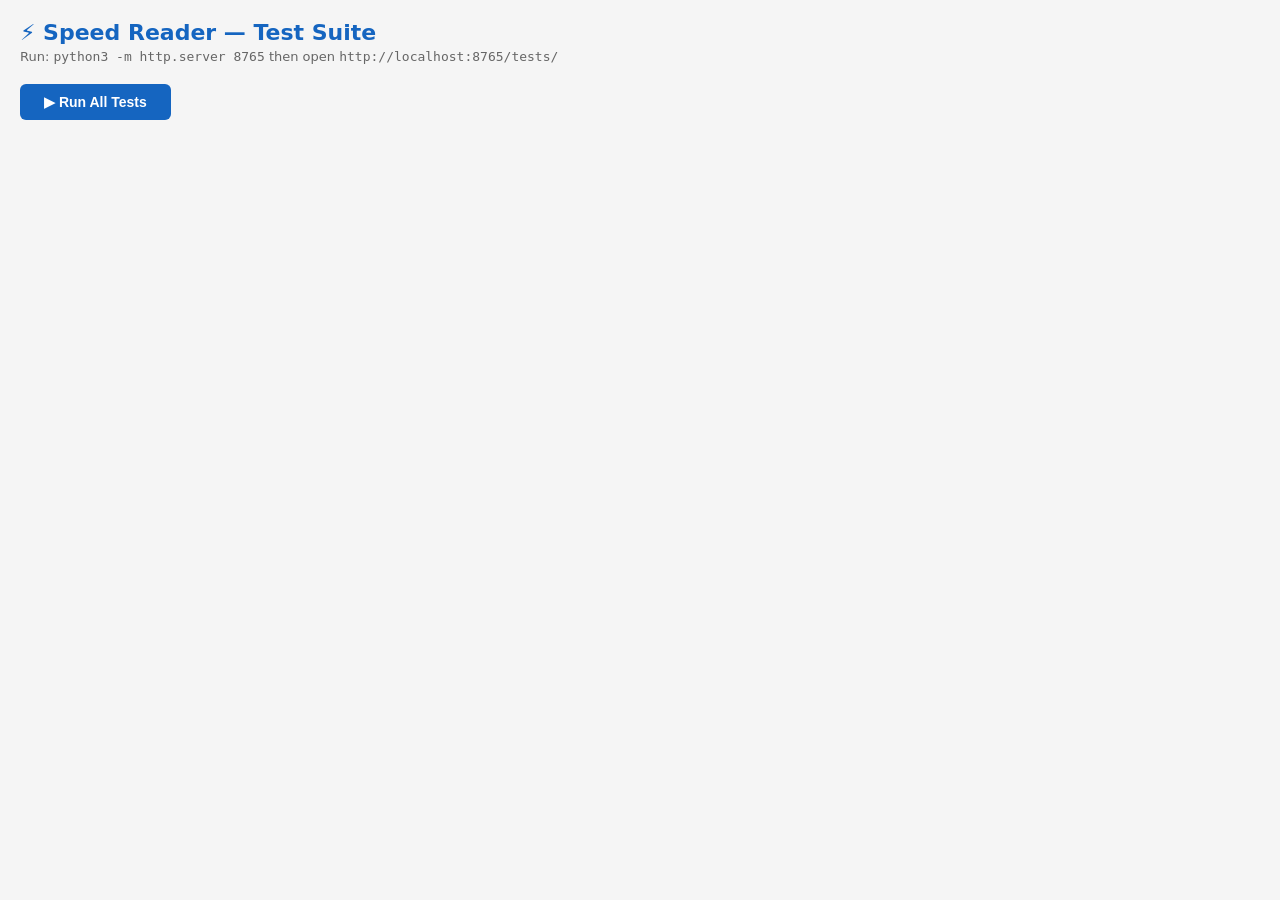
<file: tests/index.html>
<!DOCTYPE html>
<!--
  Speed Reader — In-browser test runner
  ======================================
  Open this file in a browser (NOT as an extension page — load via a local server
  or file:// URL). The tests run in iframes loaded with fixture HTML files.

  Run:
    cd speedReading
    python3 -m http.server 8765
  Then open: http://localhost:8765/tests/

  Categories tested:
    1. Text extraction (content block identification)
    2. Complexity scoring (syllable counter, adaptive chunk size)
    3. Timing engine (drift, burst guard, chunk advance)
    4. Scroll manager (mode calculations)
    5. Highlighter (rect computation, progress)
    6. Edge cases (empty, short, RTL)
-->
<html lang="en">
<head>
  <meta charset="UTF-8">
  <title>Speed Reader — Test Suite</title>
  <style>
    *, *::before, *::after { box-sizing: border-box; margin: 0; padding: 0; }
    body { font-family: system-ui, sans-serif; font-size: 14px; background: #f5f5f5; color: #1a1a1a; padding: 20px; }
    h1 { font-size: 22px; margin-bottom: 4px; color: #1565C0; }
    .subtitle { color: #666; font-size: 13px; margin-bottom: 20px; }
    #run-btn { background: #1565C0; color: #fff; border: none; padding: 10px 24px; border-radius: 6px; font-size: 14px; font-weight: 600; cursor: pointer; margin-bottom: 24px; }
    #run-btn:hover { background: #1976D2; }
    #summary { margin-bottom: 16px; font-weight: 600; font-size: 15px; }
    .suite { background: #fff; border-radius: 8px; margin-bottom: 14px; box-shadow: 0 1px 3px rgba(0,0,0,0.08); overflow: hidden; }
    .suite-header { background: #E3F2FD; padding: 10px 16px; font-weight: 700; font-size: 13px; color: #1565C0; }
    .test-row { display: flex; align-items: baseline; gap: 10px; padding: 8px 16px; border-top: 1px solid #f0f0f0; font-size: 13px; }
    .badge { display: inline-block; padding: 2px 8px; border-radius: 4px; font-size: 11px; font-weight: 700; white-space: nowrap; }
    .badge-pass { background: #E8F5E9; color: #2E7D32; }
    .badge-fail { background: #FFEBEE; color: #C62828; }
    .badge-skip { background: #FFF8E1; color: #F57F17; }
    .badge-run  { background: #E3F2FD; color: #1565C0; }
    .test-name { flex: 1; }
    .test-detail { color: #888; font-size: 12px; font-style: italic; }
    /* Hidden iframe for DOM fixture tests */
    #fixture-frame { display: none; width: 1200px; height: 900px; }
  </style>
</head>
<body>
  <h1>⚡ Speed Reader — Test Suite</h1>
  <p class="subtitle">
    Run: <code>python3 -m http.server 8765</code> then open
    <code>http://localhost:8765/tests/</code>
  </p>
  <button id="run-btn">▶ Run All Tests</button>
  <div id="summary"></div>
  <div id="results"></div>

  <!-- Sandboxed iframe for loading fixture pages -->
  <iframe id="fixture-frame" sandbox="allow-scripts allow-same-origin"></iframe>

  <!-- Load extension modules (adapted for non-extension context) -->
  <script>
    // Minimal chrome.storage stub so modules don't crash in test context
    const _storageBacking = {};
    const _storageListeners = [];
    const _makeStore = () => ({
      get(keys, cb) {
        const result = {};
        const ks = Array.isArray(keys) ? keys : (typeof keys === 'string' ? [keys] : Object.keys(keys));
        for (const k of ks) result[k] = _storageBacking[k] !== undefined ? _storageBacking[k] : (typeof keys === 'object' && !Array.isArray(keys) ? keys[k] : undefined);
        if (cb) cb(result);
      },
      set(items, cb) {
        const changes = {};
        for (const [k, v] of Object.entries(items)) {
          changes[k] = { oldValue: _storageBacking[k], newValue: v };
          _storageBacking[k] = v;
        }
        if (cb) cb();
        for (const fn of _storageListeners) fn(changes, 'sync');
      }
    });
    window.chrome = window.chrome || {
      storage: {
        sync:    _makeStore(),
        local:   _makeStore(),
        session: _makeStore(),
        onChanged: {
          addListener(fn)    { _storageListeners.push(fn); },
          removeListener(fn) { const i = _storageListeners.indexOf(fn); if (i >= 0) _storageListeners.splice(i, 1); }
        }
      },
      runtime: { lastError: null, sendMessage() {} },
      tabs: { query(q, cb) { if(cb) cb([]); } }
    };
  </script>
  <script src="../utils/storage.js"></script>
  <script src="../utils/complexity.js"></script>
  <script src="../content/text-extractor.js"></script>
  <script src="../content/scroll-manager.js"></script>
  <script src="../content/highlighter.js"></script>

  <script>
  'use strict';

  // ── Test harness ──────────────────────────────────────────────────────────

  const suites = [];
  let currentSuite = null;

  function describe(name, fn) {
    currentSuite = { name, tests: [] };
    suites.push(currentSuite);
    fn();
    currentSuite = null;
  }

  function it(name, fn) {
    currentSuite.tests.push({ name, fn });
  }

  function expect(actual) {
    return {
      toBe(expected) {
        if (actual !== expected) throw new Error(`Expected ${JSON.stringify(expected)}, got ${JSON.stringify(actual)}`);
      },
      toEqual(expected) {
        if (JSON.stringify(actual) !== JSON.stringify(expected)) throw new Error(`Expected ${JSON.stringify(expected)}, got ${JSON.stringify(actual)}`);
      },
      toBeGreaterThan(n) {
        if (!(actual > n)) throw new Error(`Expected ${actual} > ${n}`);
      },
      toBeLessThan(n) {
        if (!(actual < n)) throw new Error(`Expected ${actual} < ${n}`);
      },
      toBeGreaterThanOrEqual(n) {
        if (!(actual >= n)) throw new Error(`Expected ${actual} >= ${n}`);
      },
      toBeLessThanOrEqual(n) {
        if (!(actual <= n)) throw new Error(`Expected ${actual} <= ${n}`);
      },
      toBeTruthy() {
        if (!actual) throw new Error(`Expected truthy, got ${JSON.stringify(actual)}`);
      },
      toBeFalsy() {
        if (actual) throw new Error(`Expected falsy, got ${JSON.stringify(actual)}`);
      },
      toBeNull() {
        if (actual !== null) throw new Error(`Expected null, got ${JSON.stringify(actual)}`);
      },
      toContain(item) {
        if (!actual.includes(item)) throw new Error(`Expected array/string to contain ${JSON.stringify(item)}`);
      },
      toHaveLength(n) {
        if (actual.length !== n) throw new Error(`Expected length ${n}, got ${actual.length}`);
      },
      toMatch(pattern) {
        if (!pattern.test(actual)) throw new Error(`Expected "${actual}" to match ${pattern}`);
      }
    };
  }

  // ── Test definitions ──────────────────────────────────────────────────────

  // ── Category 1: Complexity Scoring ────────────────────────────────────────
  describe('1. Complexity — Syllable Counter', () => {
    it('counts 1 syllable for short words', () => {
      expect(ComplexityUtil.countSyllables('the')).toBe(1);
      expect(ComplexityUtil.countSyllables('a')).toBe(1);
      expect(ComplexityUtil.countSyllables('cat')).toBe(1);
    });

    it('counts 2 syllables for common words', () => {
      expect(ComplexityUtil.countSyllables('reading')).toBe(2);
      expect(ComplexityUtil.countSyllables('happy')).toBe(2);
      expect(ComplexityUtil.countSyllables('ocean')).toBe(2);
    });

    it('counts 3+ syllables for complex words', () => {
      expect(ComplexityUtil.countSyllables('beautiful')).toBeGreaterThanOrEqual(3);
      expect(ComplexityUtil.countSyllables('education')).toBeGreaterThanOrEqual(3);
      expect(ComplexityUtil.countSyllables('comprehension')).toBeGreaterThanOrEqual(3);
    });

    it('handles empty and punctuation-only words', () => {
      expect(ComplexityUtil.countSyllables('')).toBe(0);
      expect(ComplexityUtil.countSyllables('...')).toBe(0);
    });

    it('handles words with silent trailing e', () => {
      // "make" should be 1 syllable (m-a-k, silent e removed)
      const score = ComplexityUtil.countSyllables('make');
      expect(score).toBeGreaterThanOrEqual(1);
    });
  });

  describe('2. Complexity — Word Scoring', () => {
    it('simple words score lower than complex words', () => {
      const simpleScore = ComplexityUtil.scoreWord('the');
      const complexScore = ComplexityUtil.scoreWord('comprehension');
      expect(complexScore).toBeGreaterThan(simpleScore);
    });

    it('returns 1 for punctuation-only tokens', () => {
      expect(ComplexityUtil.scoreWord('.')).toBe(1);
      expect(ComplexityUtil.scoreWord('—')).toBe(1);
    });
  });

  describe('3. Complexity — Adaptive Chunk Size', () => {
    const baseSettings = { complexityAdapt: true, chunkSize: 3 };

    it('returns base chunk size for complexity adaptation disabled', () => {
      const words = [{ text: 'supercalifragilistic' }, { text: 'antidisestablishmentarianism' }];
      const size = ComplexityUtil.adaptChunkSize(words, 3, { ...baseSettings, complexityAdapt: false });
      expect(size).toBe(3);
    });

    it('increases chunk size for simple text', () => {
      // "a the of is in on at" — all simple 1-syllable words
      const simpleWords = ['a', 'the', 'of', 'is', 'in', 'on', 'at', 'by', 'to', 'an']
        .map(t => ({ text: t }));
      const size = ComplexityUtil.adaptChunkSize(simpleWords, 3, baseSettings);
      // Simple text → chunk should be >= base (3) or +1
      expect(size).toBeGreaterThanOrEqual(3);
    });

    it('decreases chunk size for complex text', () => {
      const complexWords = [
        'antidisestablishmentarianism', 'pneumonoultramicroscopicsilicovolcanoconiosis',
        'incomprehensibilities', 'electroencephalography', 'counterrevolutionary',
        'misrepresentation', 'multidimensional', 'disenfranchisement',
        'unconstitutionality', 'internationalization'
      ].map(t => ({ text: t }));
      const size = ComplexityUtil.adaptChunkSize(complexWords, 3, baseSettings);
      // Very complex → chunk should be <= base (3)
      expect(size).toBeLessThanOrEqual(3);
    });

    it('clamps output to minimum 1', () => {
      const complexWords = Array(10).fill({ text: 'antidisestablishmentarianism' });
      const size = ComplexityUtil.adaptChunkSize(complexWords, 1, baseSettings);
      expect(size).toBeGreaterThanOrEqual(1);
    });

    it('clamps output to maximum chunkSize + 1', () => {
      const simpleWords = Array(10).fill({ text: 'a' });
      const size = ComplexityUtil.adaptChunkSize(simpleWords, 3, baseSettings);
      expect(size).toBeLessThanOrEqual(4); // chunkSize + 1
    });

    it('returns neutral chunk for empty word list', () => {
      const size = ComplexityUtil.adaptChunkSize([], 3, baseSettings);
      expect(size).toBe(3); // neutral: windowScore returns 3.5 default → base
    });
  });

  // ── Category 2: URL Hash ───────────────────────────────────────────────────
  describe('4. Storage — URL Hash', () => {
    it('produces a non-empty string', () => {
      const hash = StorageUtil.hashURL('https://example.com/article');
      expect(typeof hash).toBe('string');
      expect(hash.length).toBeGreaterThan(0);
    });

    it('is deterministic', () => {
      const url = 'https://example.com/article';
      expect(StorageUtil.hashURL(url)).toBe(StorageUtil.hashURL(url));
    });

    it('produces different hashes for different URLs', () => {
      const a = StorageUtil.hashURL('https://example.com/a');
      const b = StorageUtil.hashURL('https://example.com/b');
      // Very unlikely to be equal with different inputs
      expect(a).toBe(StorageUtil.hashURL('https://example.com/a'));
      // They should differ
      if (a === b) throw new Error('Hash collision on simple inputs');
    });
  });

  // ── Category 3: Text Extraction (DOM-based, run in fixture iframe) ─────────
  describe('5. TextExtractor — Scoring: penalties for excluded elements', () => {
    it('penalizes fixed-position elements', () => {
      const div = document.createElement('div');
      div.style.position = 'fixed';
      div.style.zIndex = '9999';
      div.innerHTML = '<p>' + 'word '.repeat(150) + '</p>';
      document.body.appendChild(div);
      const extractor = new TextExtractor();
      const score = extractor._scoreElement(div);
      document.body.removeChild(div);
      expect(score).toBeLessThan(0);
    });

    it('rewards article elements', () => {
      const article = document.createElement('article');
      article.innerHTML = '<p>' + 'word '.repeat(200) + '</p>';
      document.body.appendChild(article);
      const extractor = new TextExtractor();
      const score = extractor._scoreElement(article);
      document.body.removeChild(article);
      expect(score).toBeGreaterThan(30); // article tag bonus = 40
    });

    it('penalizes sidebar class patterns', () => {
      const div = document.createElement('div');
      div.className = 'sidebar-left';
      div.innerHTML = '<p>' + 'word '.repeat(100) + '</p>';
      document.body.appendChild(div);
      const extractor = new TextExtractor();
      const score = extractor._scoreElement(div);
      document.body.removeChild(div);
      // Sidebar class → -45 penalty should dominate
      expect(score).toBeLessThan(20);
    });

    it('penalizes high link density', () => {
      const nav = document.createElement('nav');
      nav.innerHTML = Array(30).fill(0).map((_, i) =>
        `<a href="#">Link ${i}</a> `
      ).join('');
      document.body.appendChild(nav);
      const extractor = new TextExtractor();
      const score = extractor._scoreElement(nav);
      document.body.removeChild(nav);
      // nav tag -60 + link density > 50% → -30
      expect(score).toBeLessThan(0);
    });
  });

  describe('6. TextExtractor — Word list building', () => {
    it('extracts words from a simple paragraph', () => {
      const article = document.createElement('article');
      article.innerHTML = '<p>The quick brown fox jumps over the lazy dog.</p>';
      document.body.appendChild(article);
      const extractor = new TextExtractor();
      const words = extractor._buildWordList(article);
      document.body.removeChild(article);
      const texts = words.map(w => w.text.replace(/[^a-z]/gi, '').toLowerCase()).filter(Boolean);
      expect(texts).toContain('quick');
      expect(texts).toContain('fox');
      expect(texts).toContain('lazy');
    });

    it('skips content inside excluded tags (script, nav, code)', () => {
      const article = document.createElement('article');
      article.innerHTML = `
        <p>Visible text here.</p>
        <nav>Nav link one nav link two</nav>
        <pre><code>function foo() { return 42; }</code></pre>
        <p>More visible text.</p>
      `;
      document.body.appendChild(article);
      const extractor = new TextExtractor();
      const words = extractor._buildWordList(article);
      document.body.removeChild(article);
      const texts = words.map(w => w.text.toLowerCase());
      // Should contain article prose
      expect(texts.some(t => t.includes('visible'))).toBeTruthy();
      // Should NOT contain nav or code content
      expect(texts.some(t => t.includes('nav'))).toBeFalsy();
      expect(texts.some(t => t.includes('function'))).toBeFalsy();
      expect(texts.some(t => t.includes('return'))).toBeFalsy();
    });

    it('skips Wikipedia-style footnote references [1], [23]', () => {
      const article = document.createElement('article');
      article.innerHTML = `<p>Some text here.[1] More text.[23]</p>`;
      document.body.appendChild(article);
      const extractor = new TextExtractor();
      const words = extractor._buildWordList(article);
      document.body.removeChild(article);
      const texts = words.map(w => w.text);
      expect(texts.some(t => /^\[\d+\]$/.test(t))).toBeFalsy();
    });

    it('handles inline elements without word splitting', () => {
      const article = document.createElement('article');
      article.innerHTML = `<p>The <strong>quick brown</strong> fox.</p>`;
      document.body.appendChild(article);
      const extractor = new TextExtractor();
      const words = extractor._buildWordList(article);
      document.body.removeChild(article);
      const texts = words.map(w => w.text.replace(/[.,!?]/g, '').toLowerCase());
      expect(texts).toContain('the');
      expect(texts).toContain('quick');
      expect(texts).toContain('brown');
      expect(texts).toContain('fox');
    });

    it('attaches correct metadata to each word', () => {
      const article = document.createElement('article');
      article.innerHTML = '<p>Hello world</p>';
      document.body.appendChild(article);
      const extractor = new TextExtractor();
      const words = extractor._buildWordList(article);
      document.body.removeChild(article);
      expect(words.length).toBeGreaterThanOrEqual(2);
      const hello = words[0];
      expect(hello.textNode).toBeTruthy();
      expect(typeof hello.charOffset).toBe('number');
      expect(typeof hello.charLength).toBe('number');
      expect(hello.text).toBe('Hello');
    });
  });

  describe('7. TextExtractor — Edge cases', () => {
    it('returns null when no content block found', () => {
      // Create a page with only nav/header content
      const div = document.createElement('div');
      div.innerHTML = `
        <nav>Home About Contact</nav>
        <header>Site Header Title</header>
        <footer>Footer Copyright 2026</footer>
      `;
      // We can't fully test extract() without a realistic page,
      // but we can verify score threshold: nav+header+footer should score < 40
      document.body.appendChild(div);
      const extractor = new TextExtractor();
      const navEl = div.querySelector('nav');
      const score = extractor._scoreElement(navEl);
      document.body.removeChild(div);
      expect(score).toBeLessThan(40); // Below MIN_SCORE
    });

    it('handles empty text content gracefully', () => {
      const article = document.createElement('article');
      article.innerHTML = '<p>   </p><p></p>';
      document.body.appendChild(article);
      const extractor = new TextExtractor();
      const words = extractor._buildWordList(article);
      document.body.removeChild(article);
      expect(words).toHaveLength(0);
    });
  });

  // ── Category 4: groupWordsIntoLines (mock DOM) ─────────────────────────────
  describe('8. groupWordsIntoLines', () => {
    it('groups words on the same visual line together', () => {
      // Create a single-line paragraph
      const p = document.createElement('p');
      p.style.width = '600px';
      p.style.fontFamily = 'monospace';
      p.style.fontSize = '16px';
      p.style.whiteSpace = 'nowrap';
      p.textContent = 'one two three four five';
      document.body.appendChild(p);

      // Build word list manually
      const textNode = p.firstChild;
      const words = [];
      const matches = [...p.textContent.matchAll(/\S+/g)];
      for (const m of matches) {
        words.push({ text: m[0], textNode, charOffset: m.index, charLength: m[0].length, isRTL: false });
      }

      const lines = groupWordsIntoLines(words, 5);
      document.body.removeChild(p);

      // All words should be on a single line (no wrap due to white-space:nowrap)
      expect(lines.length).toBe(1);
      expect(lines[0].length).toBe(5);
    });

    it('returns empty array for empty word list', () => {
      const lines = groupWordsIntoLines([]);
      expect(lines).toHaveLength(0);
    });
  });

  // ── Runner ────────────────────────────────────────────────────────────────

  async function runAll() {
    const resultsEl = document.getElementById('results');
    resultsEl.innerHTML = '';
    let totalPass = 0, totalFail = 0;

    for (const suite of suites) {
      const suiteEl = document.createElement('div');
      suiteEl.className = 'suite';

      const headerEl = document.createElement('div');
      headerEl.className = 'suite-header';
      headerEl.textContent = suite.name;
      suiteEl.appendChild(headerEl);

      let suitePass = 0, suiteFail = 0;

      for (const test of suite.tests) {
        const rowEl = document.createElement('div');
        rowEl.className = 'test-row';

        const badge = document.createElement('span');
        badge.className = 'badge badge-run';
        badge.textContent = 'RUN';
        rowEl.appendChild(badge);

        const name = document.createElement('span');
        name.className = 'test-name';
        name.textContent = test.name;
        rowEl.appendChild(name);

        const detail = document.createElement('span');
        detail.className = 'test-detail';
        rowEl.appendChild(detail);

        suiteEl.appendChild(rowEl);

        // Run test (allow async)
        try {
          const result = test.fn();
          if (result && typeof result.then === 'function') await result;
          badge.className = 'badge badge-pass';
          badge.textContent = 'PASS';
          suitePass++;
          totalPass++;
        } catch (e) {
          badge.className = 'badge badge-fail';
          badge.textContent = 'FAIL';
          detail.textContent = e.message;
          suiteFail++;
          totalFail++;
        }
      }

      // Suite summary in header
      headerEl.textContent += `  (${suitePass}/${suitePass + suiteFail})`;
      if (suiteFail > 0) headerEl.style.background = '#FFCDD2';

      resultsEl.appendChild(suiteEl);
    }

    const summaryEl = document.getElementById('summary');
    const total = totalPass + totalFail;
    summaryEl.textContent = `Results: ${totalPass} passed, ${totalFail} failed out of ${total} tests.`;
    summaryEl.style.color = totalFail > 0 ? '#C62828' : '#2E7D32';
  }

  // ── Category 5: WPM Timing Accuracy ─────────────────────────────────────
  // These tests run a mini timing engine (no DOM, no highlighter) and verify
  // that chunk advance timing stays within tolerance of the configured WPM.

  describe('9. WPM Timing Accuracy', () => {

    /**
     * Simulate the timing engine's chunk-advance loop for N words
     * and return actual WPM measured by wall-clock time.
     *
     * Uses the same additive nextChunkTime logic as EyeMovementEngine
     * but synchronously, by mocking performance.now() progression.
     */
    function simulateWPM(targetWPM, chunkSize, wordCount) {
      const msPerChunk = (chunkSize / targetWPM) * 60000;
      const chunksToRun = Math.floor(wordCount / chunkSize);

      let nextChunkTime = 0;
      let totalWordsRead = 0;
      let simulatedNow = 0;

      for (let i = 0; i < chunksToRun; i++) {
        // Advance simulated clock to when the chunk should fire
        simulatedNow = nextChunkTime;
        nextChunkTime += msPerChunk;
        totalWordsRead += chunkSize;
      }

      // Total elapsed time = simulatedNow of last chunk + one msPerChunk display
      const totalElapsedMs = nextChunkTime;
      const actualWPM = (totalWordsRead / totalElapsedMs) * 60000;
      return { actualWPM, totalElapsedMs, totalWordsRead };
    }

    it('additive timing produces correct WPM at 200 WPM', () => {
      const { actualWPM } = simulateWPM(200, 3, 300);
      const error = Math.abs(actualWPM - 200) / 200;
      expect(error).toBeLessThan(0.01); // within 1%
    });

    it('additive timing produces correct WPM at 400 WPM', () => {
      const { actualWPM } = simulateWPM(400, 3, 600);
      const error = Math.abs(actualWPM - 400) / 400;
      expect(error).toBeLessThan(0.01);
    });

    it('additive timing produces correct WPM at 800 WPM', () => {
      const { actualWPM } = simulateWPM(800, 4, 800);
      const error = Math.abs(actualWPM - 800) / 800;
      expect(error).toBeLessThan(0.01);
    });

    it('additive timing produces correct WPM at 1500 WPM', () => {
      const { actualWPM } = simulateWPM(1500, 5, 1500);
      const error = Math.abs(actualWPM - 1500) / 1500;
      expect(error).toBeLessThan(0.01);
    });

    it('instant scroll does not distort highlight position (no mid-scroll render)', () => {
      // Verify that scrollTo with behavior:'instant' settles scrollY synchronously,
      // i.e. window.scrollY is at (or very near) the target before the next JS
      // statement. This is the guarantee that makes highlight positioning correct.
      const startY = window.scrollY;

      // Create a tall page temporarily
      const spacer = document.createElement('div');
      spacer.style.height = '3000px';
      document.body.appendChild(spacer);

      const targetY = 500;
      window.scrollTo({ top: targetY, behavior: 'instant' });
      const afterY = window.scrollY;

      // Restore
      window.scrollTo({ top: startY, behavior: 'instant' });
      document.body.removeChild(spacer);

      // scrollY may be a sub-pixel float (e.g. 500.36) due to device pixel ratio
      // or fractional content height — allow up to 1px of tolerance.
      const delta = Math.abs(afterY - targetY);
      expect(delta).toBeLessThan(1);
    });

    it('no drift over 1000 words (cumulative error < 5ms)', () => {
      const targetWPM = 300;
      const chunkSize = 3;
      const msPerChunk = (chunkSize / targetWPM) * 60000;
      const words = 1000;
      const chunks = Math.floor(words / chunkSize);

      // Expected total time
      const expectedMs = chunks * msPerChunk;

      // Simulate additive accumulation
      let nextChunkTime = 0;
      for (let i = 0; i < chunks; i++) {
        nextChunkTime += msPerChunk;
      }

      const driftMs = Math.abs(nextChunkTime - expectedMs);
      expect(driftMs).toBeLessThan(0.001); // floating point drift < 1 microsecond
    });

    it('burst guard resets clock when >500ms behind', () => {
      // Simulate what happens when the tab is hidden for 2 seconds
      const targetWPM = 300;
      const chunkSize = 3;
      const msPerChunk = (chunkSize / targetWPM) * 60000; // 600ms per chunk

      let nextChunkTime = 0;
      let simulatedNow = 0;

      // Run 3 normal chunks
      for (let i = 0; i < 3; i++) {
        simulatedNow = nextChunkTime;
        nextChunkTime += msPerChunk;
      }

      // Simulate tab hidden for 2000ms
      simulatedNow += 2000;

      // Burst guard: if now - nextChunkTime > 500, reset
      const gap = simulatedNow - nextChunkTime;
      if (gap > 500) {
        nextChunkTime = simulatedNow;
      }

      // After reset, next chunk should fire immediately (no catchup backlog)
      expect(nextChunkTime).toBe(simulatedNow);
      // And the gap should now be 0 (no burst)
      expect(simulatedNow - nextChunkTime).toBe(0);
    });

    it('line-end pause does not accumulate into WPM timing (clock resets)', () => {
      // The engine resets _nextChunkTime = performance.now() after each line-end.
      // Verify that a 400ms line-end pause + 150ms sweep does NOT slow down
      // the effective WPM on the next line.
      const targetWPM = 300;
      const chunkSize = 3;
      const msPerChunk = (chunkSize / targetWPM) * 60000;

      // Simulate: read a line of 9 words (3 chunks), then reset clock
      let nextChunkTime = 0;
      for (let i = 0; i < 3; i++) {
        nextChunkTime += msPerChunk;
      }

      const afterLineMs = nextChunkTime;

      // Line-end pause + sweep (550ms total) passes
      // Engine resets: nextChunkTime = performance.now() (= afterLineMs + 550)
      const pauseMs = 550;
      nextChunkTime = afterLineMs + pauseMs; // simulates reset

      // First chunk of next line fires at: afterLineMs + 550 + msPerChunk
      const firstChunkOfNextLine = nextChunkTime + msPerChunk;

      // The display time for the first chunk of the next line is exactly msPerChunk
      const displayTime = firstChunkOfNextLine - nextChunkTime;
      const error = Math.abs(displayTime - msPerChunk) / msPerChunk;
      expect(error).toBeLessThan(0.001); // no distortion from pause time
    });
  });

  // ── Category 6: Page-turn mode ────────────────────────────────────────────
  describe('10. Page-turn scroll mode', () => {

    it('needsPageTurn returns false when line is within viewport', () => {
      // Create a mock scroll manager and a line whose rect.top is well inside viewport
      const sm = new ScrollManager({ scrollMode: 'page-turn', eyeJumpLines: 3 });

      // Build a real in-viewport word so getBoundingClientRect() returns a real rect
      const p = document.createElement('p');
      p.style.position = 'fixed';
      p.style.top = '200px'; // well within viewport
      p.style.left = '0';
      p.textContent = 'hello world';
      document.body.appendChild(p);

      const textNode = p.firstChild;
      const mockLine = [{ text: 'hello', textNode, charOffset: 0, charLength: 5 }];
      const result = sm.needsPageTurn(mockLine);
      document.body.removeChild(p);

      expect(result).toBeFalsy(); // inside viewport → no page turn needed
    });

    it('needsPageTurn returns true when line is below viewport bottom margin', () => {
      const sm = new ScrollManager({ scrollMode: 'page-turn', eyeJumpLines: 3 });

      // Place element below viewport
      const p = document.createElement('p');
      p.style.position = 'fixed';
      p.style.top = `${window.innerHeight + 50}px`; // below viewport
      p.style.left = '0';
      p.textContent = 'hello world';
      document.body.appendChild(p);

      const textNode = p.firstChild;
      const mockLine = [{ text: 'hello', textNode, charOffset: 0, charLength: 5 }];
      const result = sm.needsPageTurn(mockLine);
      document.body.removeChild(p);

      expect(result).toBeTruthy();
    });

    it('executePageTurn scrolls line to near top of viewport', () => {
      const sm = new ScrollManager({ scrollMode: 'page-turn', eyeJumpLines: 3 });

      // Add a tall spacer so we can scroll
      const spacer = document.createElement('div');
      spacer.style.height = '3000px';
      document.body.appendChild(spacer);

      // Anchor element at a known absolute position
      const p = document.createElement('p');
      p.style.position = 'absolute';
      p.style.top = '1200px';
      p.style.left = '0';
      p.textContent = 'page turn target';
      document.body.appendChild(p);

      window.scrollTo({ top: 0, behavior: 'instant' });

      const textNode = p.firstChild;
      const mockLine = [{ text: 'page', textNode, charOffset: 0, charLength: 4 }];

      sm.executePageTurn(mockLine);

      const newScrollY = window.scrollY;

      // Restore
      window.scrollTo({ top: 0, behavior: 'instant' });
      document.body.removeChild(spacer);
      document.body.removeChild(p);

      // After page turn, the element should be near the top of the viewport
      // scrollY should be somewhere near 1200 - TOP_MARGIN_PX
      expect(newScrollY).toBeGreaterThan(1100);
      expect(newScrollY).toBeLessThan(1210);
    });

    it('highlighter.flashWords resolves after N flashes without errors', async () => {
      // Mount a minimal highlighter and verify flashWords resolves
      const settings = {
        highlightColor: '#FFEB3B',
        highlightOpacity: 0.6,
        progressIndicator: false,
        darkHighlightColor: '#6495ED'
      };
      const h = new Highlighter(settings);
      h.mount();

      // Build a real text node to flash
      const p = document.createElement('p');
      p.textContent = 'flash test word';
      document.body.appendChild(p);
      const textNode = p.firstChild;
      const mockWords = [{ text: 'flash', textNode, charOffset: 0, charLength: 5 }];

      let resolved = false;
      const flashPromise = h.flashWords(mockWords, 3, 60).then(() => { resolved = true; });

      // Wait for 3 flashes × 60ms + buffer
      await new Promise(r => setTimeout(r, 250));
      await flashPromise;

      h.unmount();
      document.body.removeChild(p);

      expect(resolved).toBeTruthy();
    });

    it('flashWords resolves immediately when unmounted mid-flash', async () => {
      const settings = {
        highlightColor: '#FFEB3B', highlightOpacity: 0.6,
        progressIndicator: false, darkHighlightColor: '#6495ED'
      };
      const h = new Highlighter(settings);
      h.mount();

      const p = document.createElement('p');
      p.textContent = 'unmount test';
      document.body.appendChild(p);
      const mockWords = [{ text: 'unmount', textNode: p.firstChild, charOffset: 0, charLength: 7 }];

      let resolved = false;
      // Start a long flash, then immediately unmount
      const promise = h.flashWords(mockWords, 5, 500).then(() => { resolved = true; });
      h.unmount(); // nulls _rectEl

      await new Promise(r => setTimeout(r, 100));
      // Even though unmounted mid-flash, the promise should still resolve
      // (the setTimeout callbacks check for null _rectEl and resolve early)
      await promise;
      document.body.removeChild(p);

      expect(resolved).toBeTruthy();
    });
  });

  // ── Category 7: Session stats & completion card ───────────────────────────
  describe('11. Session stats & completion card', () => {

    it('actualWPM is computed correctly from elapsed time and words', () => {
      // 300 words in 60 seconds = 300 WPM
      const wordsRead   = 300;
      const elapsedMs   = 60000;
      const actualWPM   = Math.round((wordsRead / (elapsedMs / 60000)));
      expect(actualWPM).toBe(300);
    });

    it('line-break pauses are excluded from WPM (set at 1120, reads near 1120)', () => {
      // Simulate: 500 words, configured 1120 WPM, chunk size 4
      // Pure reading time = (500 / 1120) * 60000 = ~26,786ms
      // Line-break dead time = 50 lines * (400ms pause + 150ms sweep) = 27,500ms
      // Wall-clock = 26,786 + 27,500 = 54,286ms
      // Correct: subtract line-break time → 26,786ms → ~1120 WPM ✓
      // Wrong (old): use wall-clock → 54,286ms → ~553 WPM ✗

      const targetWPM       = 1120;
      const wordsRead       = 500;
      const chunkSize       = 4;
      const lineEndPause    = 400;
      const returnSweep     = 150;
      const wordsPerLine    = 10;
      const numLines        = Math.floor(wordsRead / wordsPerLine);

      const pureReadingMs   = (wordsRead / targetWPM) * 60000;
      const totalLineBreakMs = numLines * (lineEndPause + returnSweep);
      const wallClockMs     = pureReadingMs + totalLineBreakMs;

      // Correct calculation (subtract line breaks)
      const correctWPM = Math.round(wordsRead / ((wallClockMs - totalLineBreakMs) / 60000));
      // Naive calculation (wall-clock only)
      const naiveWPM   = Math.round(wordsRead / (wallClockMs / 60000));

      // Correct should be close to targetWPM
      expect(Math.abs(correctWPM - targetWPM)).toBeLessThan(5);
      // Naive is significantly off
      expect(naiveWPM).toBeLessThan(targetWPM * 0.6);
    });

    it('pctFaster is positive when above average (238 WPM)', () => {
      const AVERAGE_WPM = 238;
      const actualWPM   = 400;
      const pct = Math.round(((actualWPM - AVERAGE_WPM) / AVERAGE_WPM) * 100);
      expect(pct).toBeGreaterThan(0);
    });

    it('pctFaster is negative when below average', () => {
      const AVERAGE_WPM = 238;
      const actualWPM   = 150;
      const pct = Math.round(((actualWPM - AVERAGE_WPM) / AVERAGE_WPM) * 100);
      expect(pct).toBeLessThan(0);
    });

    it('time saved is positive when faster than average', () => {
      const AVERAGE_WPM = 238;
      const wordsRead   = 500;
      const actualWPM   = 400;
      const elapsedMs   = (wordsRead / actualWPM) * 60000;
      const avgTimeMs   = (wordsRead / AVERAGE_WPM) * 60000;
      const savedMs     = avgTimeMs - elapsedMs;
      expect(savedMs).toBeGreaterThan(0);
    });

    it('completion card mounts and is visible in DOM', () => {
      const settings = {
        highlightColor: '#FFEB3B', highlightOpacity: 0.6,
        progressIndicator: false, darkHighlightColor: '#6495ED'
      };
      const h = new Highlighter(settings);
      h.mount();

      h.showCompletionCard({ wordsRead: 450, elapsedMs: 75000, totalElapsedMs: 82000, actualWPM: 360 });

      const card = document.getElementById('sr-completion-card');
      expect(card).toBeTruthy();

      // Check all three stat values are rendered
      const values = card.querySelectorAll('.sr-stat-value');
      expect(values.length).toBe(3);
      expect(values[0].textContent).toContain('450');  // words read
      expect(values[2].textContent).toContain('360');  // WPM

      // Cleanup
      card.remove();
      h.unmount();
    });

    it('completion card auto-removes after close button click', () => {
      const settings = {
        highlightColor: '#FFEB3B', highlightOpacity: 0.6,
        progressIndicator: false, darkHighlightColor: '#6495ED'
      };
      const h = new Highlighter(settings);
      h.mount();
      h.showCompletionCard({ wordsRead: 100, elapsedMs: 20000, totalElapsedMs: 22000, actualWPM: 300 });

      const card = document.getElementById('sr-completion-card');
      expect(card).toBeTruthy();
      card.querySelector('.sr-card-close').click();

      // After click the card loses sr-card-visible class (starts fade-out)
      expect(card.classList.contains('sr-card-visible')).toBeFalsy();

      // Cleanup (card removes itself after 300ms transition; remove immediately in test)
      card.remove();
      h.unmount();
    });

    it('formatTime: minutes and seconds rendered correctly', () => {
      // Replicate the formatting logic from showCompletionCard
      function formatTime(elapsedMs) {
        const seconds = Math.round(elapsedMs / 1000);
        const minutes = Math.floor(seconds / 60);
        const secs    = seconds % 60;
        return minutes > 0
          ? `${minutes}m ${secs.toString().padStart(2, '0')}s`
          : `${secs}s`;
      }
      expect(formatTime(75000)).toBe('1m 15s');
      expect(formatTime(3600000)).toBe('60m 00s');
      expect(formatTime(45000)).toBe('45s');
      expect(formatTime(3000)).toBe('3s');
    });
  });

  document.getElementById('run-btn').addEventListener('click', runAll);
  </script>
</body>
</html>
</file>
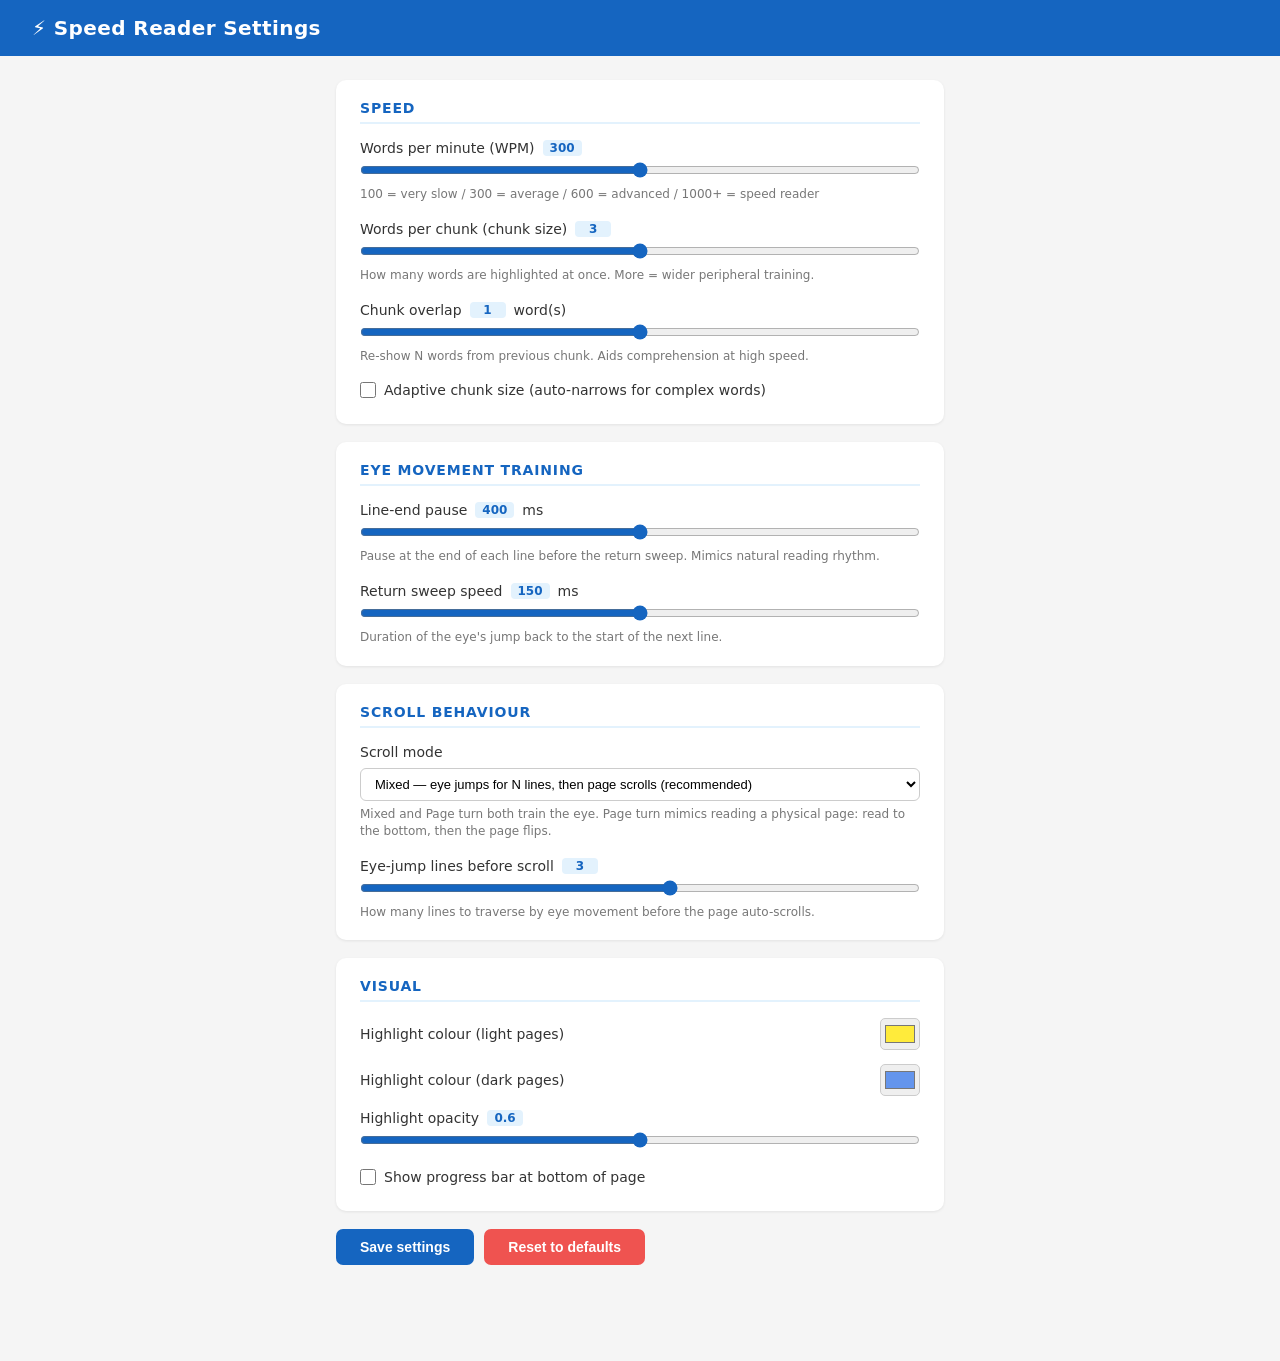
<file: options/options.html>
<!DOCTYPE html>
<html lang="en">
<head>
  <meta charset="UTF-8">
  <meta name="viewport" content="width=device-width, initial-scale=1.0">
  <title>Speed Reader — Settings</title>
  <link rel="stylesheet" href="options.css">
</head>
<body>
  <header>
    <h1>⚡ Speed Reader Settings</h1>
  </header>

  <main>
    <!-- ── Speed ─────────────────────────────────────────────────────────── -->
    <section>
      <h2>Speed</h2>

      <div class="field">
        <label for="wpm">Words per minute (WPM)
          <span class="value-badge" id="wpm-badge">300</span>
        </label>
        <input type="range" id="wpm" name="wpm" min="100" max="1500" step="10">
        <div class="hint">100 = very slow / 300 = average / 600 = advanced / 1000+ = speed reader</div>
      </div>

      <div class="field">
        <label for="chunkSize">Words per chunk (chunk size)
          <span class="value-badge" id="chunkSize-badge">3</span>
        </label>
        <input type="range" id="chunkSize" name="chunkSize" min="1" max="7" step="1">
        <div class="hint">How many words are highlighted at once. More = wider peripheral training.</div>
      </div>

      <div class="field">
        <label for="chunkOverlap">Chunk overlap
          <span class="value-badge" id="chunkOverlap-badge">1</span> word(s)
        </label>
        <input type="range" id="chunkOverlap" name="chunkOverlap" min="0" max="2" step="1">
        <div class="hint">Re-show N words from previous chunk. Aids comprehension at high speed.</div>
      </div>

      <div class="field">
        <label class="checkbox-label">
          <input type="checkbox" id="complexityAdapt" name="complexityAdapt">
          Adaptive chunk size (auto-narrows for complex words)
        </label>
      </div>
    </section>

    <!-- ── Eye Movement Training ──────────────────────────────────────────── -->
    <section>
      <h2>Eye Movement Training</h2>

      <div class="field">
        <label for="lineEndPause">Line-end pause
          <span class="value-badge" id="lineEndPause-badge">400</span> ms
        </label>
        <input type="range" id="lineEndPause" name="lineEndPause" min="0" max="1000" step="25">
        <div class="hint">Pause at the end of each line before the return sweep. Mimics natural reading rhythm.</div>
      </div>

      <div class="field">
        <label for="returnSweepSpeed">Return sweep speed
          <span class="value-badge" id="returnSweepSpeed-badge">150</span> ms
        </label>
        <input type="range" id="returnSweepSpeed" name="returnSweepSpeed" min="50" max="500" step="25">
        <div class="hint">Duration of the eye's jump back to the start of the next line.</div>
      </div>
    </section>

    <!-- ── Scroll Behaviour ───────────────────────────────────────────────── -->
    <section>
      <h2>Scroll Behaviour</h2>

      <div class="field">
        <label for="scrollMode">Scroll mode</label>
        <select id="scrollMode" name="scrollMode">
          <option value="mixed">Mixed — eye jumps for N lines, then page scrolls (recommended)</option>
          <option value="page-turn">Page turn — eye traverses the full visible page, then hard-scrolls to next page</option>
          <option value="eye-only">Eye only — page never auto-scrolls</option>
          <option value="auto-scroll">Auto-scroll — page scrolls after every line</option>
        </select>
        <div class="hint">Mixed and Page turn both train the eye. Page turn mimics reading a physical page: read to the bottom, then the page flips.</div>
      </div>

      <div class="field" id="eyeJumpLines-row">
        <label for="eyeJumpLines">Eye-jump lines before scroll
          <span class="value-badge" id="eyeJumpLines-badge">3</span>
        </label>
        <input type="range" id="eyeJumpLines" name="eyeJumpLines" min="1" max="10" step="1">
        <div class="hint">How many lines to traverse by eye movement before the page auto-scrolls.</div>
      </div>
    </section>

    <!-- ── Visual ─────────────────────────────────────────────────────────── -->
    <section>
      <h2>Visual</h2>

      <div class="field field-row">
        <label for="highlightColor">Highlight colour (light pages)</label>
        <input type="color" id="highlightColor" name="highlightColor" value="#FFEB3B">
      </div>

      <div class="field field-row">
        <label for="darkHighlightColor">Highlight colour (dark pages)</label>
        <input type="color" id="darkHighlightColor" name="darkHighlightColor" value="#6495ED">
      </div>

      <div class="field">
        <label for="highlightOpacity">Highlight opacity
          <span class="value-badge" id="highlightOpacity-badge">0.6</span>
        </label>
        <input type="range" id="highlightOpacity" name="highlightOpacity" min="0.1" max="1.0" step="0.05">
      </div>

      <div class="field">
        <label class="checkbox-label">
          <input type="checkbox" id="progressIndicator" name="progressIndicator">
          Show progress bar at bottom of page
        </label>
      </div>
    </section>

    <!-- ── Save / Reset ───────────────────────────────────────────────────── -->
    <div class="actions">
      <button id="btn-save" class="btn btn-primary">Save settings</button>
      <button id="btn-reset" class="btn btn-danger">Reset to defaults</button>
    </div>

    <div id="save-msg" class="save-msg" aria-live="polite"></div>
  </main>

  <script src="options.js"></script>
</body>
</html>
</file>
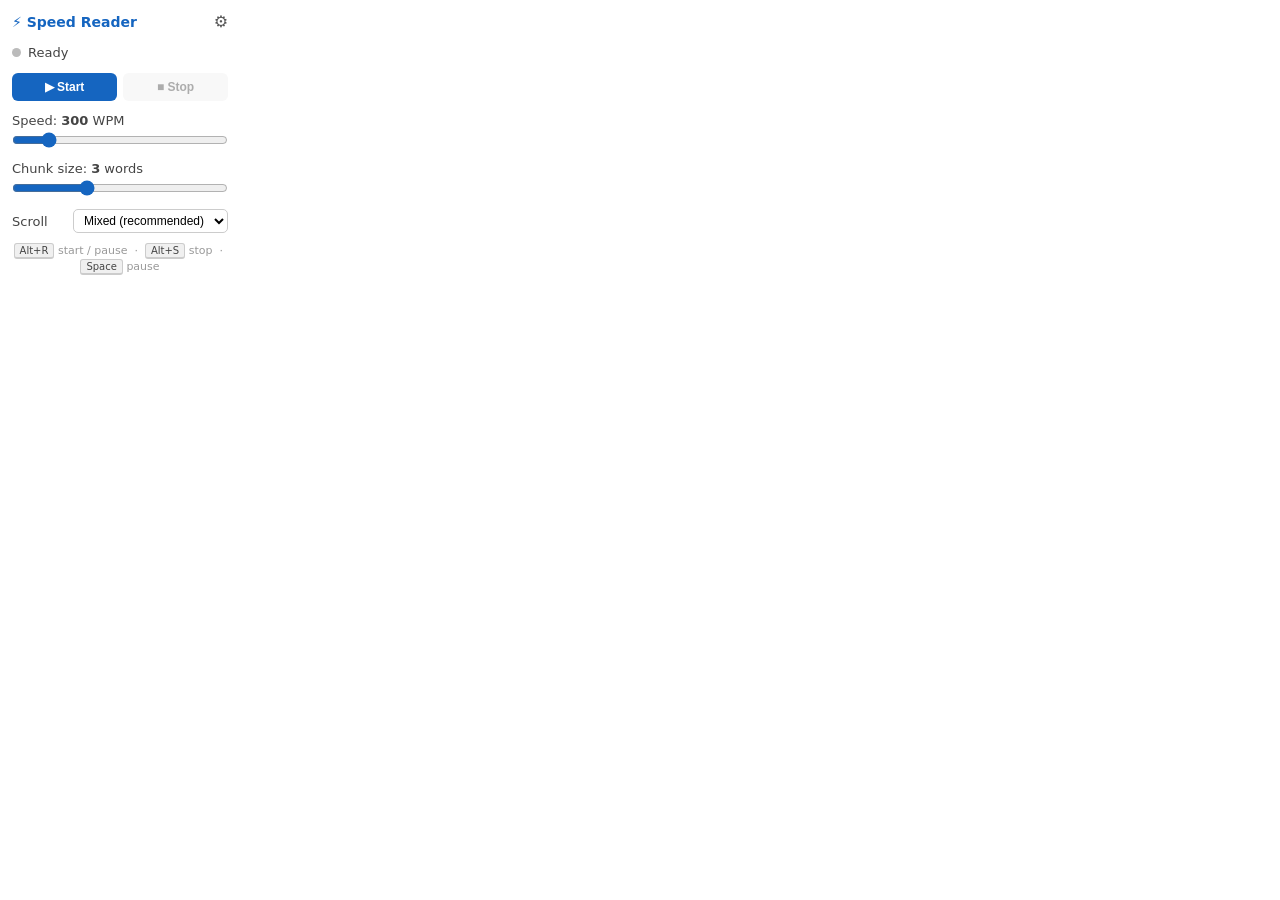
<file: popup/popup.html>
<!DOCTYPE html>
<html lang="en">
<head>
  <meta charset="UTF-8">
  <meta name="viewport" content="width=device-width, initial-scale=1.0">
  <title>Speed Reader</title>
  <link rel="stylesheet" href="popup.css">
</head>
<body>
  <div class="header">
    <span class="logo">⚡ Speed Reader</span>
    <a class="settings-link" id="open-options" title="Full settings">⚙</a>
  </div>

  <div class="status-row">
    <div id="status-dot" class="dot dot-idle"></div>
    <span id="status-text">Ready</span>
    <span id="progress-text" class="progress-text"></span>
  </div>

  <div class="controls">
    <button id="btn-toggle" class="btn btn-primary">▶ Start</button>
    <button id="btn-stop"   class="btn btn-secondary" disabled>■ Stop</button>
  </div>

  <div class="field">
    <label for="wpm-slider">
      Speed: <strong id="wpm-value">300</strong> WPM
    </label>
    <input type="range" id="wpm-slider" min="100" max="1500" step="10" value="300">
  </div>

  <div class="field">
    <label for="chunk-select">
      Chunk size: <strong id="chunk-value">3</strong> words
    </label>
    <input type="range" id="chunk-slider" min="1" max="7" step="1" value="3">
  </div>

  <div class="field-row">
    <label for="scroll-mode">Scroll</label>
    <select id="scroll-mode">
      <option value="mixed">Mixed (recommended)</option>
      <option value="page-turn">Page turn</option>
      <option value="eye-only">Eye only</option>
      <option value="auto-scroll">Auto-scroll</option>
    </select>
  </div>

  <div class="shortcuts-hint">
    <kbd>Alt+R</kbd> start / pause &nbsp;·&nbsp; <kbd>Alt+S</kbd> stop &nbsp;·&nbsp; <kbd>Space</kbd> pause
  </div>

  <script src="popup.js"></script>
</body>
</html>
</file>
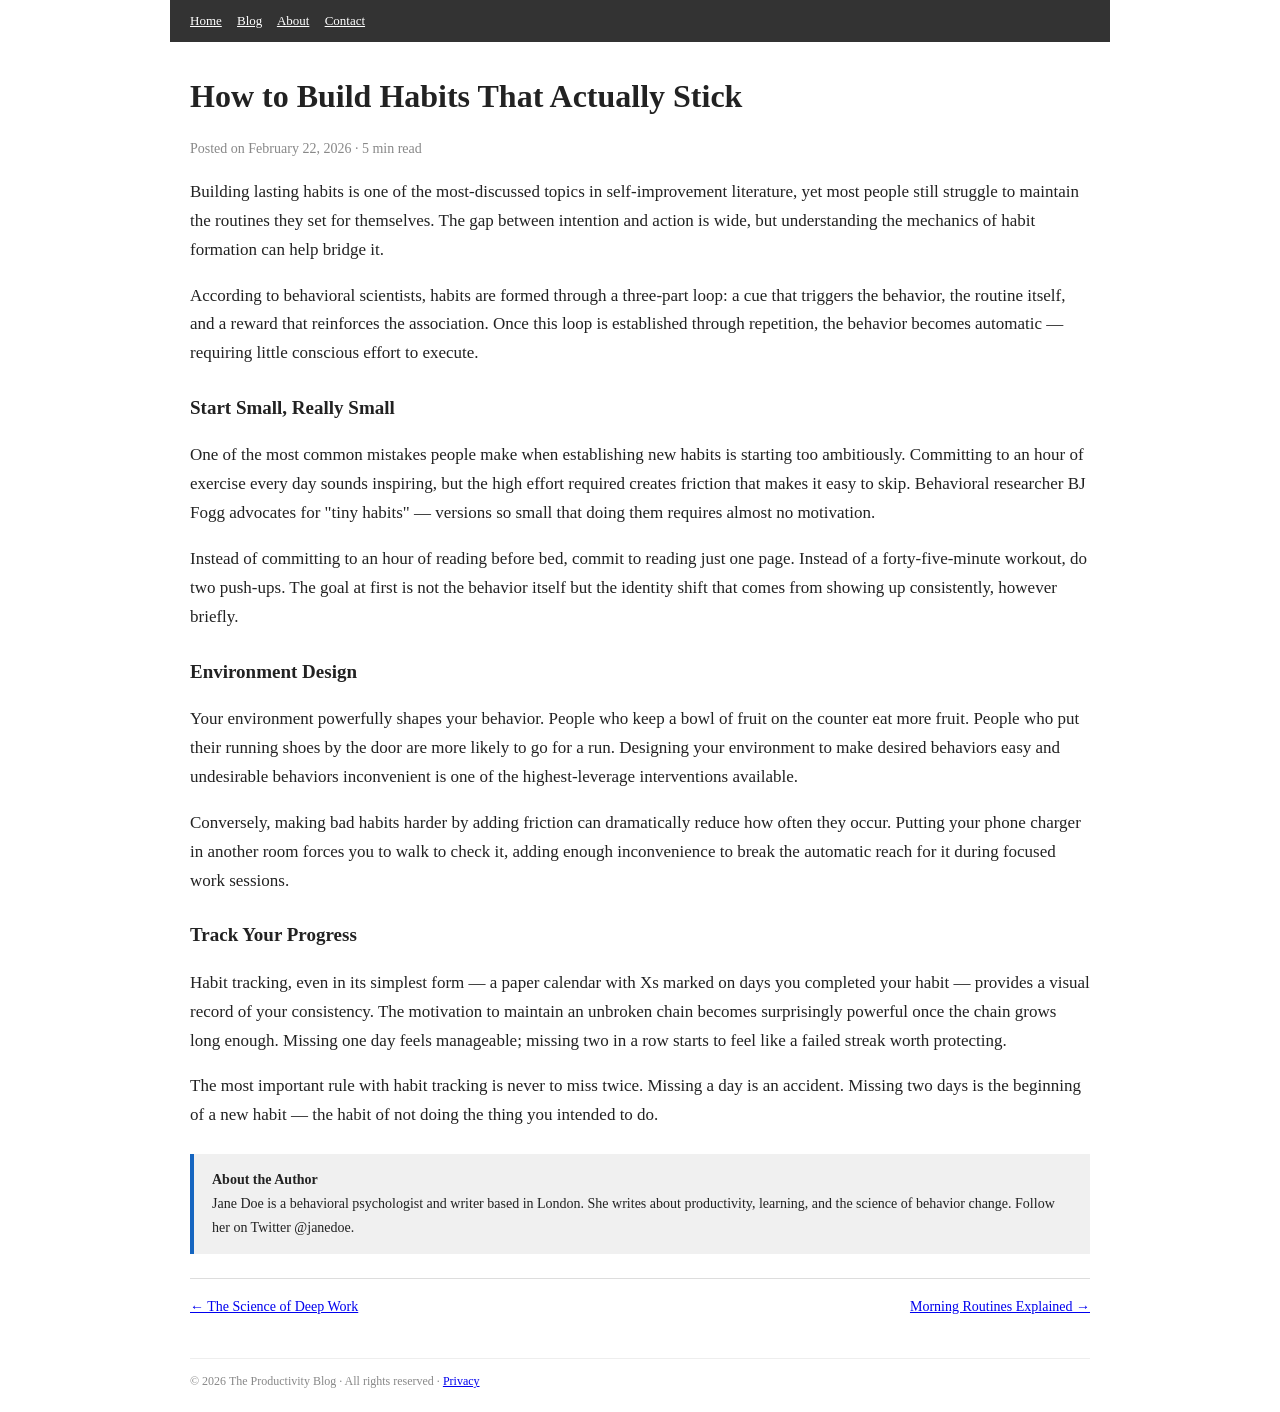
<file: tests/fixtures/blog-post.html>
<!DOCTYPE html>
<!-- Fixture 1.3: Minimal blog post with article tag, aside, prev/next nav -->
<html lang="en">
<head><meta charset="UTF-8"><title>Blog Post Fixture</title>
<style>
  body { font-family: Georgia, serif; font-size:17px; line-height:1.7; color:#222; max-width:900px; margin:0 auto; padding:20px; }
  nav.site-nav { background:#333; color:#fff; padding:10px 20px; margin:-20px -20px 24px; font-size:13px; }
  nav.site-nav a { color:#fff; margin-right:12px; }
  article p { margin-bottom:16px; }
  article h1 { font-size:32px; margin-bottom:8px; }
  article h3 { font-size:19px; margin:24px 0 8px; }
  aside.author-bio { background:#f0f0f0; border-left:4px solid #1565C0; padding:14px 18px; margin:24px 0; font-size:14px; }
  .post-nav { display:flex; justify-content:space-between; margin-top:24px; font-size:14px; border-top:1px solid #ddd; padding-top:16px; }
  footer { margin-top:40px; border-top:1px solid #eee; padding-top:12px; font-size:12px; color:#888; }
</style>
</head>
<body>

<nav class="site-nav">
  <a href="/">Home</a>
  <a href="/blog">Blog</a>
  <a href="/about">About</a>
  <a href="/contact">Contact</a>
</nav>

<!-- Main article (should be extracted) -->
<article data-expected-block="true">
  <h1>How to Build Habits That Actually Stick</h1>
  <p style="color:#888;font-size:14px;">Posted on February 22, 2026 · 5 min read</p>

  <p>Building lasting habits is one of the most-discussed topics in self-improvement literature, yet most people still struggle to maintain the routines they set for themselves. The gap between intention and action is wide, but understanding the mechanics of habit formation can help bridge it.</p>

  <p>According to behavioral scientists, habits are formed through a three-part loop: a cue that triggers the behavior, the routine itself, and a reward that reinforces the association. Once this loop is established through repetition, the behavior becomes automatic — requiring little conscious effort to execute.</p>

  <h3>Start Small, Really Small</h3>

  <p>One of the most common mistakes people make when establishing new habits is starting too ambitiously. Committing to an hour of exercise every day sounds inspiring, but the high effort required creates friction that makes it easy to skip. Behavioral researcher BJ Fogg advocates for "tiny habits" — versions so small that doing them requires almost no motivation.</p>

  <p>Instead of committing to an hour of reading before bed, commit to reading just one page. Instead of a forty-five-minute workout, do two push-ups. The goal at first is not the behavior itself but the identity shift that comes from showing up consistently, however briefly.</p>

  <h3>Environment Design</h3>

  <p>Your environment powerfully shapes your behavior. People who keep a bowl of fruit on the counter eat more fruit. People who put their running shoes by the door are more likely to go for a run. Designing your environment to make desired behaviors easy and undesirable behaviors inconvenient is one of the highest-leverage interventions available.</p>

  <p>Conversely, making bad habits harder by adding friction can dramatically reduce how often they occur. Putting your phone charger in another room forces you to walk to check it, adding enough inconvenience to break the automatic reach for it during focused work sessions.</p>

  <h3>Track Your Progress</h3>

  <p>Habit tracking, even in its simplest form — a paper calendar with Xs marked on days you completed your habit — provides a visual record of your consistency. The motivation to maintain an unbroken chain becomes surprisingly powerful once the chain grows long enough. Missing one day feels manageable; missing two in a row starts to feel like a failed streak worth protecting.</p>

  <p>The most important rule with habit tracking is never to miss twice. Missing a day is an accident. Missing two days is the beginning of a new habit — the habit of not doing the thing you intended to do.</p>

  <!-- Author aside (should be excluded) -->
  <aside class="author-bio">
    <strong>About the Author</strong><br>
    Jane Doe is a behavioral psychologist and writer based in London. She writes about productivity, learning, and the science of behavior change. Follow her on Twitter @janedoe.
  </aside>

  <!-- Post navigation (should be excluded) -->
  <nav class="post-nav">
    <a href="#">← The Science of Deep Work</a>
    <a href="#">Morning Routines Explained →</a>
  </nav>
</article>

<footer>
  &copy; 2026 The Productivity Blog · All rights reserved · <a href="/privacy">Privacy</a>
</footer>

</body>
</html>
</file>
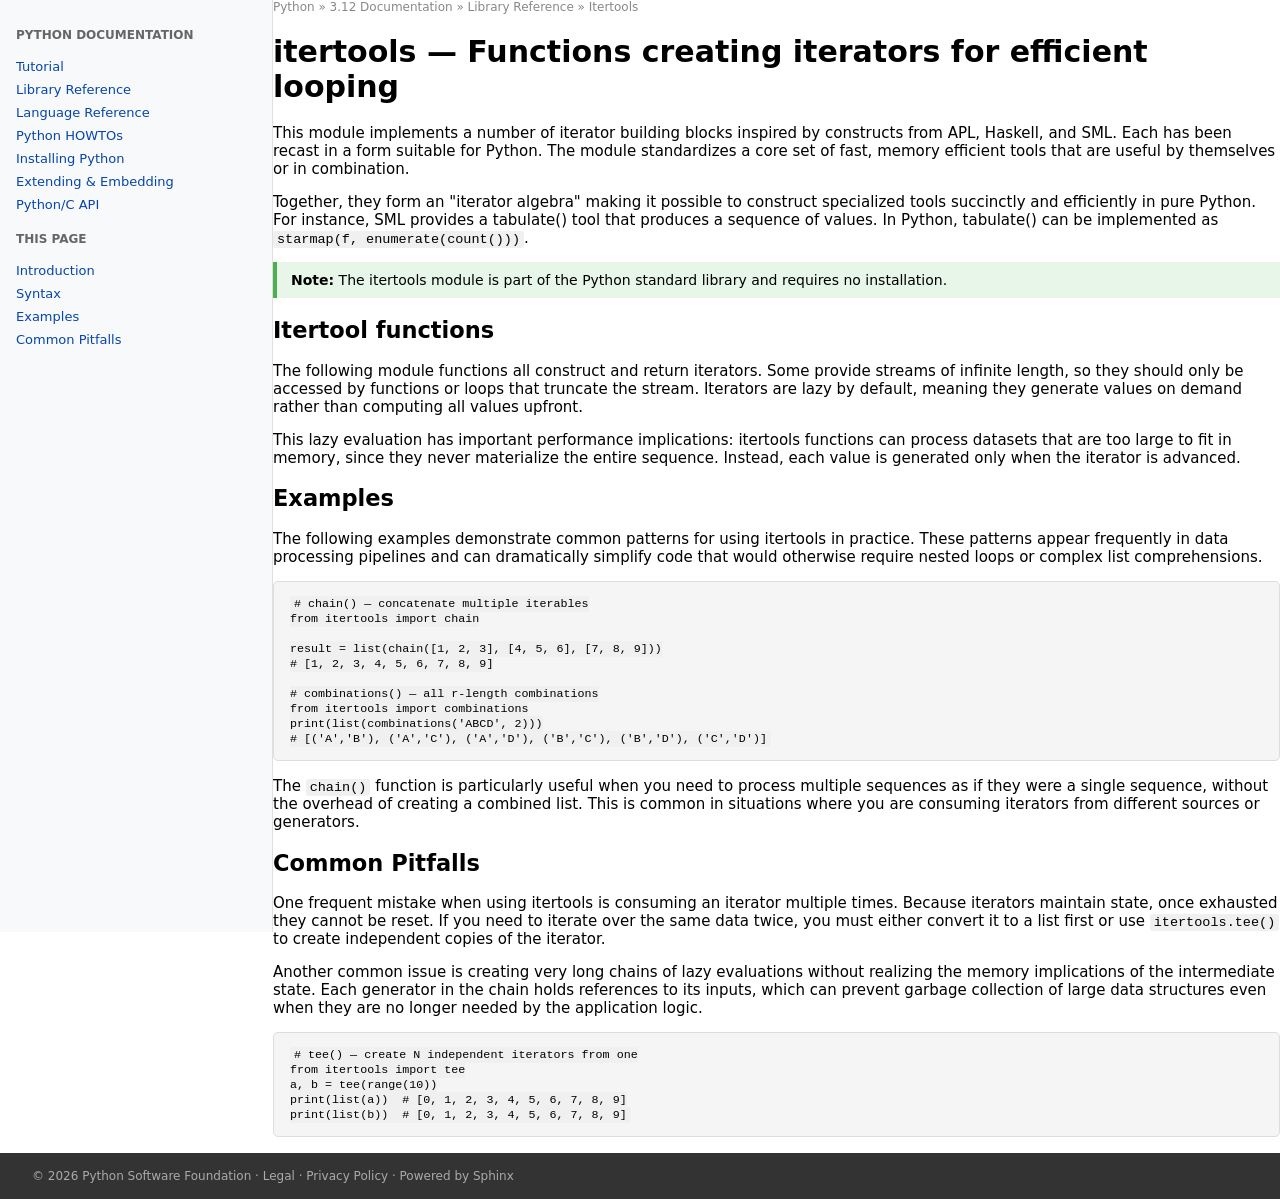
<file: tests/fixtures/documentation.html>
<!DOCTYPE html>
<!-- Fixture 1.5: MDN/Python docs style with left nav sidebar, code blocks, breadcrumbs -->
<html lang="en">
<head><meta charset="UTF-8"><title>Documentation Fixture</title>
<style>
  body { margin: 0; font-family: system-ui, sans-serif; font-size:15px; }
  .layout { display:flex; min-height:100vh; }
  .sidebar-toc { width:240px; flex-shrink:0; background:#f8f9fa; border-right:1px solid #e0e0e0; padding:16px; font-size:13px; position:sticky; top:0; height:100vh; overflow-y:auto; }
  .sidebar-toc h3 { font-size:12px; text-transform:uppercase; color:#666; margin-bottom:8px; }
  .sidebar-toc ul { list-style:none; padding:0; }
  .sidebar-toc li { padding:4px 0; }
  .sidebar-toc a { text-decoration:none; color:#0645ad; }
  .main-content { flex:1; padding:24px 32px; max-width:860px; }
  .breadcrumb { font-size:12px; color:#888; margin-bottom:16px; }
  .main-content h1 { font-size:28px; margin-bottom:12px; }
  .main-content h2 { font-size:20px; margin:28px 0 10px; border-bottom:1px solid #eee; padding-bottom:6px; }
  .main-content p { line-height:1.65; margin-bottom:14px; color:#333; }
  pre { background:#f5f5f5; border:1px solid #ddd; padding:14px 16px; border-radius:5px; overflow-x:auto; font-size:13px; margin-bottom:16px; }
  code { font-family:monospace; font-size:0.9em; background:#f0f0f0; padding:1px 4px; border-radius:3px; }
  .note { background:#E8F5E9; border-left:4px solid #4CAF50; padding:10px 14px; margin-bottom:16px; font-size:14px; }
  footer { background:#333; color:#aaa; padding:16px 32px; font-size:12px; }
</style>
</head>
<body>

<div class="layout">

  <!-- Left nav sidebar (should be excluded) -->
  <nav class="sidebar-toc" aria-label="Table of contents">
    <h3>Python Documentation</h3>
    <ul>
      <li><a href="#">Tutorial</a></li>
      <li><a href="#">Library Reference</a></li>
      <li><a href="#">Language Reference</a></li>
      <li><a href="#">Python HOWTOs</a></li>
      <li><a href="#">Installing Python</a></li>
      <li><a href="#">Extending &amp; Embedding</a></li>
      <li><a href="#">Python/C API</a></li>
    </ul>
    <h3 style="margin-top:16px;">This page</h3>
    <ul>
      <li><a href="#introduction">Introduction</a></li>
      <li><a href="#syntax">Syntax</a></li>
      <li><a href="#examples">Examples</a></li>
      <li><a href="#pitfalls">Common Pitfalls</a></li>
    </ul>
  </nav>

  <!-- Main content (should be extracted) -->
  <main id="main-content" data-expected-block="true">
    <div class="breadcrumb">Python » 3.12 Documentation » Library Reference » Itertools</div>

    <h1>itertools — Functions creating iterators for efficient looping</h1>

    <p>This module implements a number of iterator building blocks inspired by constructs from APL, Haskell, and SML. Each has been recast in a form suitable for Python. The module standardizes a core set of fast, memory efficient tools that are useful by themselves or in combination.</p>

    <p>Together, they form an "iterator algebra" making it possible to construct specialized tools succinctly and efficiently in pure Python. For instance, SML provides a tabulate() tool that produces a sequence of values. In Python, tabulate() can be implemented as <code>starmap(f, enumerate(count()))</code>.</p>

    <div class="note">
      <strong>Note:</strong> The itertools module is part of the Python standard library and requires no installation.
    </div>

    <h2 id="syntax">Itertool functions</h2>

    <p>The following module functions all construct and return iterators. Some provide streams of infinite length, so they should only be accessed by functions or loops that truncate the stream. Iterators are lazy by default, meaning they generate values on demand rather than computing all values upfront.</p>

    <p>This lazy evaluation has important performance implications: itertools functions can process datasets that are too large to fit in memory, since they never materialize the entire sequence. Instead, each value is generated only when the iterator is advanced.</p>

    <h2 id="examples">Examples</h2>

    <p>The following examples demonstrate common patterns for using itertools in practice. These patterns appear frequently in data processing pipelines and can dramatically simplify code that would otherwise require nested loops or complex list comprehensions.</p>

    <!-- Code block (should be excluded from word extraction) -->
    <pre><code># chain() — concatenate multiple iterables
from itertools import chain

result = list(chain([1, 2, 3], [4, 5, 6], [7, 8, 9]))
# [1, 2, 3, 4, 5, 6, 7, 8, 9]

# combinations() — all r-length combinations
from itertools import combinations
print(list(combinations('ABCD', 2)))
# [('A','B'), ('A','C'), ('A','D'), ('B','C'), ('B','D'), ('C','D')]
</code></pre>

    <p>The <code>chain()</code> function is particularly useful when you need to process multiple sequences as if they were a single sequence, without the overhead of creating a combined list. This is common in situations where you are consuming iterators from different sources or generators.</p>

    <h2 id="pitfalls">Common Pitfalls</h2>

    <p>One frequent mistake when using itertools is consuming an iterator multiple times. Because iterators maintain state, once exhausted they cannot be reset. If you need to iterate over the same data twice, you must either convert it to a list first or use <code>itertools.tee()</code> to create independent copies of the iterator.</p>

    <p>Another common issue is creating very long chains of lazy evaluations without realizing the memory implications of the intermediate state. Each generator in the chain holds references to its inputs, which can prevent garbage collection of large data structures even when they are no longer needed by the application logic.</p>

    <!-- Code block (should be excluded) -->
    <pre><code># tee() — create N independent iterators from one
from itertools import tee
a, b = tee(range(10))
print(list(a))  # [0, 1, 2, 3, 4, 5, 6, 7, 8, 9]
print(list(b))  # [0, 1, 2, 3, 4, 5, 6, 7, 8, 9]
</code></pre>

  </main><!-- #main-content -->

</div>

<footer>
  &copy; 2026 Python Software Foundation · Legal · Privacy Policy · Powered by Sphinx
</footer>

</body>
</html>
</file>
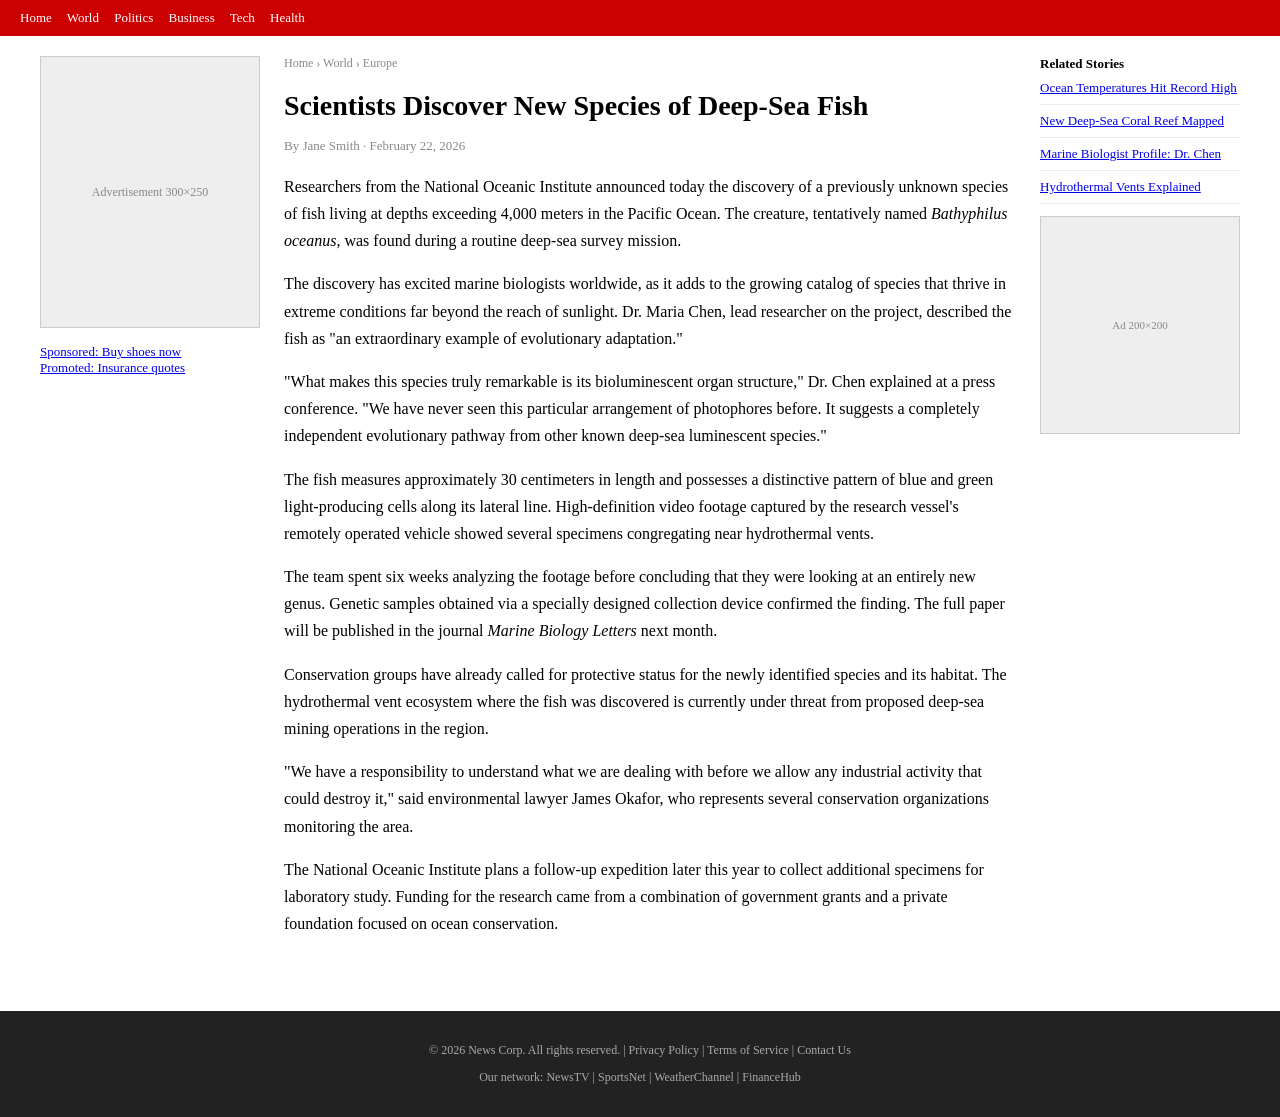
<file: tests/fixtures/news-article.html>
<!DOCTYPE html>
<!-- Fixture 1.1: CNN/BBC-style news article with sidebar, nav, ads, footer -->
<html lang="en">
<head><meta charset="UTF-8"><title>News Article Fixture</title>
<style>
  body { margin: 0; font-family: Georgia, serif; }
  nav { background:#c00; color:#fff; padding:10px 20px; font-size:13px; position:sticky; top:0; }
  nav a { color:#fff; margin-right:12px; text-decoration:none; }
  .layout { display:flex; max-width:1200px; margin:0 auto; gap:24px; padding:20px; }
  .sidebar-left { width:220px; flex-shrink:0; }
  .sidebar-left .ad-unit { background:#eee; border:1px solid #ccc; padding:10px; font-size:12px; color:#888; height:250px; display:flex; align-items:center; justify-content:center; }
  .article__content { flex:1; min-width:0; }
  .article__content h1 { font-size:28px; margin-bottom:10px; }
  .article__content p { line-height:1.7; margin-bottom:14px; font-size:16px; }
  .sidebar-right { width:200px; flex-shrink:0; font-size:13px; }
  .sidebar-right .related-item { border-bottom:1px solid #eee; padding:8px 0; }
  footer { background:#222; color:#aaa; padding:20px; font-size:12px; text-align:center; margin-top:40px; }
  .breadcrumb { font-size:12px; color:#888; margin-bottom:8px; }
</style>
</head>
<body>

<!-- NAV (should be excluded) -->
<nav>
  <a href="#">Home</a>
  <a href="#">World</a>
  <a href="#">Politics</a>
  <a href="#">Business</a>
  <a href="#">Tech</a>
  <a href="#">Health</a>
</nav>

<div class="layout">

  <!-- LEFT SIDEBAR (should be excluded) -->
  <aside class="sidebar-left">
    <div class="ad-unit">Advertisement 300×250</div>
    <ul style="list-style:none;padding:0;margin-top:16px;font-size:13px;">
      <li><a href="#">Sponsored: Buy shoes now</a></li>
      <li><a href="#">Promoted: Insurance quotes</a></li>
    </ul>
  </aside>

  <!-- MAIN ARTICLE (should be extracted) -->
  <main class="article__content" id="article-body" data-expected-block="true">
    <div class="breadcrumb">Home › World › Europe</div>
    <h1>Scientists Discover New Species of Deep-Sea Fish</h1>
    <p style="color:#888;font-size:13px;">By Jane Smith · February 22, 2026</p>

    <p>Researchers from the National Oceanic Institute announced today the discovery of a previously unknown species of fish living at depths exceeding 4,000 meters in the Pacific Ocean. The creature, tentatively named <em>Bathyphilus oceanus</em>, was found during a routine deep-sea survey mission.</p>

    <p>The discovery has excited marine biologists worldwide, as it adds to the growing catalog of species that thrive in extreme conditions far beyond the reach of sunlight. Dr. Maria Chen, lead researcher on the project, described the fish as "an extraordinary example of evolutionary adaptation."</p>

    <p>"What makes this species truly remarkable is its bioluminescent organ structure," Dr. Chen explained at a press conference. "We have never seen this particular arrangement of photophores before. It suggests a completely independent evolutionary pathway from other known deep-sea luminescent species."</p>

    <p>The fish measures approximately 30 centimeters in length and possesses a distinctive pattern of blue and green light-producing cells along its lateral line. High-definition video footage captured by the research vessel's remotely operated vehicle showed several specimens congregating near hydrothermal vents.</p>

    <p>The team spent six weeks analyzing the footage before concluding that they were looking at an entirely new genus. Genetic samples obtained via a specially designed collection device confirmed the finding. The full paper will be published in the journal <em>Marine Biology Letters</em> next month.</p>

    <p>Conservation groups have already called for protective status for the newly identified species and its habitat. The hydrothermal vent ecosystem where the fish was discovered is currently under threat from proposed deep-sea mining operations in the region.</p>

    <p>"We have a responsibility to understand what we are dealing with before we allow any industrial activity that could destroy it," said environmental lawyer James Okafor, who represents several conservation organizations monitoring the area.</p>

    <p>The National Oceanic Institute plans a follow-up expedition later this year to collect additional specimens for laboratory study. Funding for the research came from a combination of government grants and a private foundation focused on ocean conservation.</p>
  </main>

  <!-- RIGHT SIDEBAR (should be excluded) -->
  <aside class="sidebar-right">
    <strong>Related Stories</strong>
    <div class="related-item"><a href="#">Ocean Temperatures Hit Record High</a></div>
    <div class="related-item"><a href="#">New Deep-Sea Coral Reef Mapped</a></div>
    <div class="related-item"><a href="#">Marine Biologist Profile: Dr. Chen</a></div>
    <div class="related-item"><a href="#">Hydrothermal Vents Explained</a></div>
    <div class="ad-unit" style="background:#eee;border:1px solid #ccc;padding:8px;font-size:11px;color:#888;height:200px;display:flex;align-items:center;justify-content:center;margin-top:12px;">Ad 200×200</div>
  </aside>

</div>

<!-- FOOTER (should be excluded) -->
<footer>
  <p>&copy; 2026 News Corp. All rights reserved. | Privacy Policy | Terms of Service | Contact Us</p>
  <p>Our network: NewsTV | SportsNet | WeatherChannel | FinanceHub</p>
</footer>

</body>
</html>
</file>
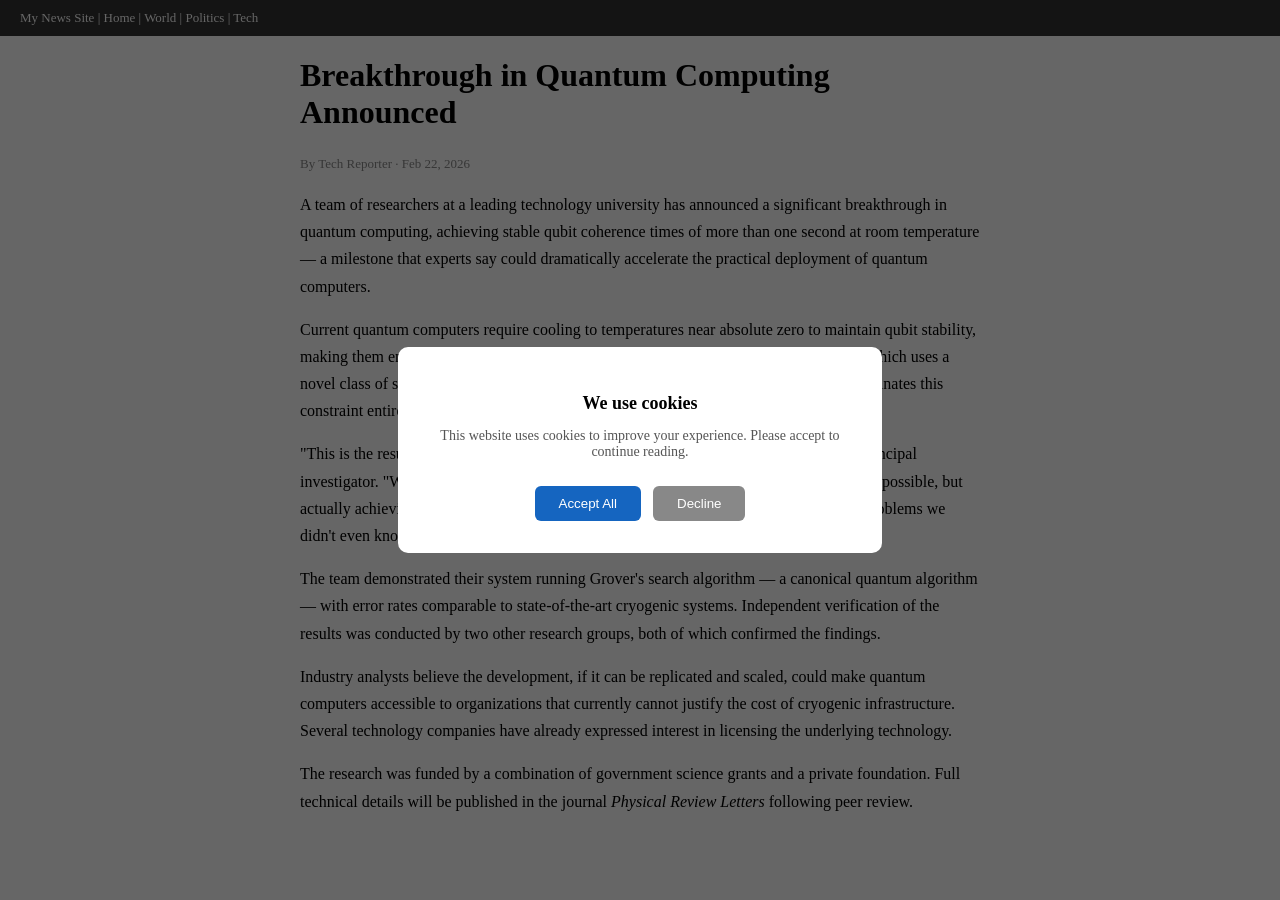
<file: tests/fixtures/overlay-page.html>
<!DOCTYPE html>
<!-- Fixture 1.8: Page with high z-index cookie consent modal covering viewport -->
<html lang="en">
<head><meta charset="UTF-8"><title>Overlay Page Fixture</title>
<style>
  body { font-family: Georgia, serif; font-size:16px; padding:20px; margin:0; }

  /* Cookie consent overlay — fixed, high z-index (should be scored low by extractor) */
  #cookie-modal {
    position: fixed;
    top: 0; left: 0; right: 0; bottom: 0;
    background: rgba(0,0,0,0.6);
    z-index: 9999;
    display: flex;
    align-items: center;
    justify-content: center;
  }
  #cookie-modal .dialog {
    background: #fff;
    padding: 32px;
    border-radius: 10px;
    max-width: 420px;
    text-align: center;
  }
  #cookie-modal button {
    background: #1565C0;
    color: #fff;
    border: none;
    padding: 10px 24px;
    border-radius: 6px;
    cursor: pointer;
    margin-top: 12px;
  }

  /* The actual article (under the overlay) */
  .article__content { max-width: 680px; margin: 0 auto; }
  .article__content p { line-height: 1.7; margin-bottom: 14px; }
  nav { background: #333; color: #fff; padding: 10px 20px; margin: -20px -20px 20px; font-size: 13px; }
</style>
</head>
<body>

<!-- Cookie modal (position:fixed, z-index:9999 — should be penalized by extractor) -->
<div id="cookie-modal" role="dialog" aria-label="Cookie consent">
  <div class="dialog">
    <h2 style="font-size:18px;margin-bottom:8px;">We use cookies</h2>
    <p style="font-size:14px;color:#555;">This website uses cookies to improve your experience. Please accept to continue reading.</p>
    <button onclick="document.getElementById('cookie-modal').remove()">Accept All</button>
    <button onclick="document.getElementById('cookie-modal').remove()" style="background:#888;margin-left:8px;">Decline</button>
  </div>
</div>

<nav>My News Site | Home | World | Politics | Tech</nav>

<!-- Article content (under the overlay — should be correctly identified) -->
<main class="article__content" data-expected-block="true">
  <h1>Breakthrough in Quantum Computing Announced</h1>
  <p style="color:#888;font-size:13px;">By Tech Reporter · Feb 22, 2026</p>

  <p>A team of researchers at a leading technology university has announced a significant breakthrough in quantum computing, achieving stable qubit coherence times of more than one second at room temperature — a milestone that experts say could dramatically accelerate the practical deployment of quantum computers.</p>

  <p>Current quantum computers require cooling to temperatures near absolute zero to maintain qubit stability, making them enormously expensive to operate and difficult to scale. The new approach, which uses a novel class of synthetic diamond with precisely engineered nitrogen-vacancy centers, eliminates this constraint entirely.</p>

  <p>"This is the result of twelve years of work," said Professor Elena Vasquez, the project's principal investigator. "We always believed room-temperature quantum coherence was theoretically possible, but actually achieving it with sufficient fidelity to run quantum algorithms required solving problems we didn't even know existed when we started."</p>

  <p>The team demonstrated their system running Grover's search algorithm — a canonical quantum algorithm — with error rates comparable to state-of-the-art cryogenic systems. Independent verification of the results was conducted by two other research groups, both of which confirmed the findings.</p>

  <p>Industry analysts believe the development, if it can be replicated and scaled, could make quantum computers accessible to organizations that currently cannot justify the cost of cryogenic infrastructure. Several technology companies have already expressed interest in licensing the underlying technology.</p>

  <p>The research was funded by a combination of government science grants and a private foundation. Full technical details will be published in the journal <em>Physical Review Letters</em> following peer review.</p>
</main>

</body>
</html>
</file>
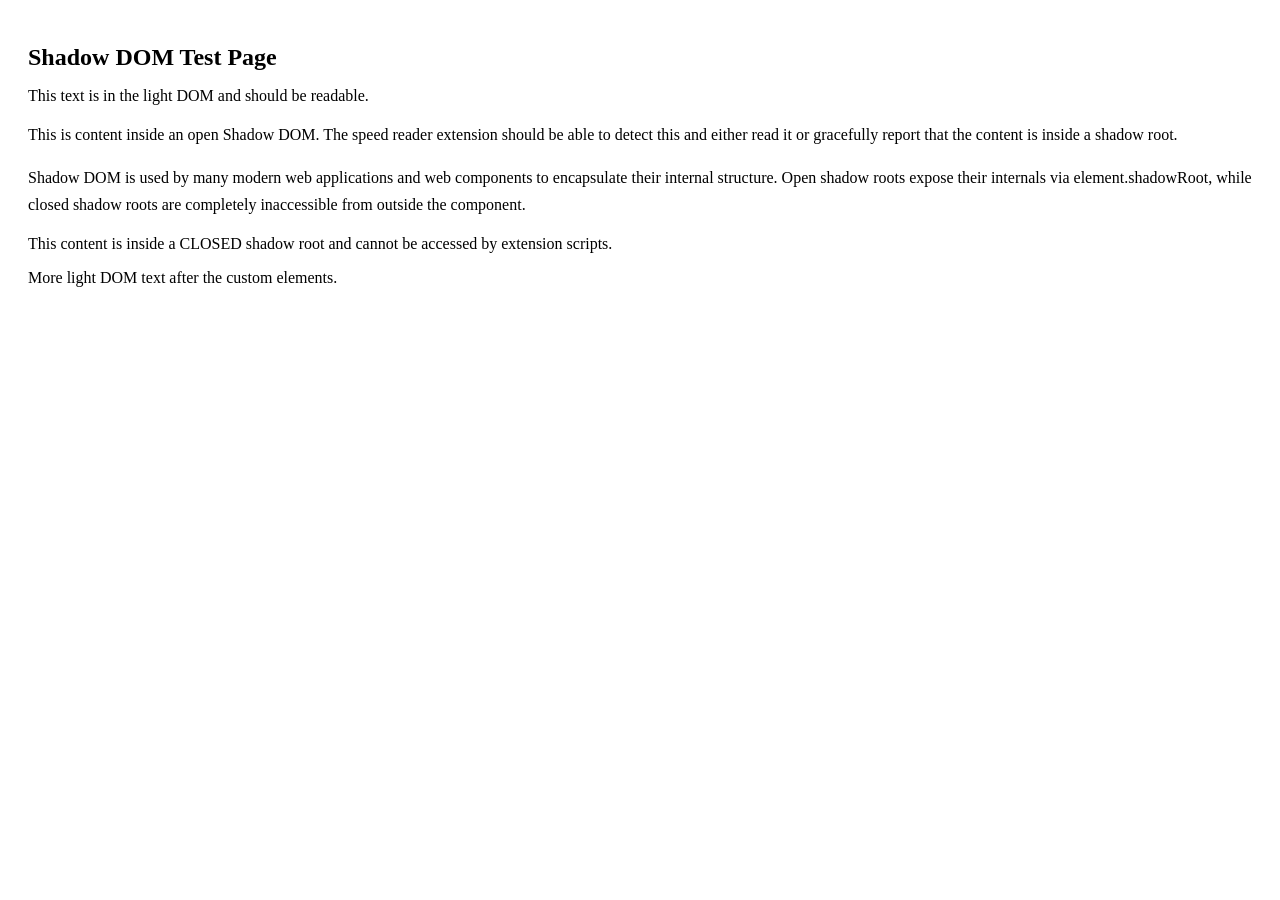
<file: tests/fixtures/shadow-dom.html>
<!DOCTYPE html>
<!-- Fixture 1.7: Shadow DOM content (open + closed variants) -->
<html lang="en">
<head><meta charset="UTF-8"><title>Shadow DOM Fixture</title>
<style>
  body { font-family: Georgia, serif; font-size:16px; padding:20px; }
  h1 { font-size:24px; margin-bottom:16px; }
</style>
</head>
<body>
  <h1>Shadow DOM Test Page</h1>
  <p>This text is in the light DOM and should be readable.</p>

  <!-- Custom element with OPEN shadow root (should be pierceable) -->
  <custom-reader id="open-reader"></custom-reader>

  <!-- Custom element with CLOSED shadow root (should fail gracefully) -->
  <custom-reader-closed id="closed-reader"></custom-reader-closed>

  <p>More light DOM text after the custom elements.</p>

  <script>
    // Open shadow root — content accessible via el.shadowRoot
    class CustomReader extends HTMLElement {
      constructor() {
        super();
        const shadow = this.attachShadow({ mode: 'open' });
        shadow.innerHTML = `
          <style>p { font-family: Georgia, serif; font-size: 16px; line-height: 1.7; margin-bottom: 14px; }</style>
          <article>
            <p>This is content inside an open Shadow DOM. The speed reader extension should be able
               to detect this and either read it or gracefully report that the content is inside
               a shadow root.</p>
            <p>Shadow DOM is used by many modern web applications and web components to encapsulate
               their internal structure. Open shadow roots expose their internals via element.shadowRoot,
               while closed shadow roots are completely inaccessible from outside the component.</p>
          </article>
        `;
      }
    }
    customElements.define('custom-reader', CustomReader);

    // Closed shadow root — inaccessible
    class CustomReaderClosed extends HTMLElement {
      constructor() {
        super();
        const shadow = this.attachShadow({ mode: 'closed' });
        shadow.innerHTML = `
          <p>This content is inside a CLOSED shadow root and cannot be accessed by extension scripts.</p>
        `;
      }
    }
    customElements.define('custom-reader-closed', CustomReaderClosed);
  </script>
</body>
</html>
</file>
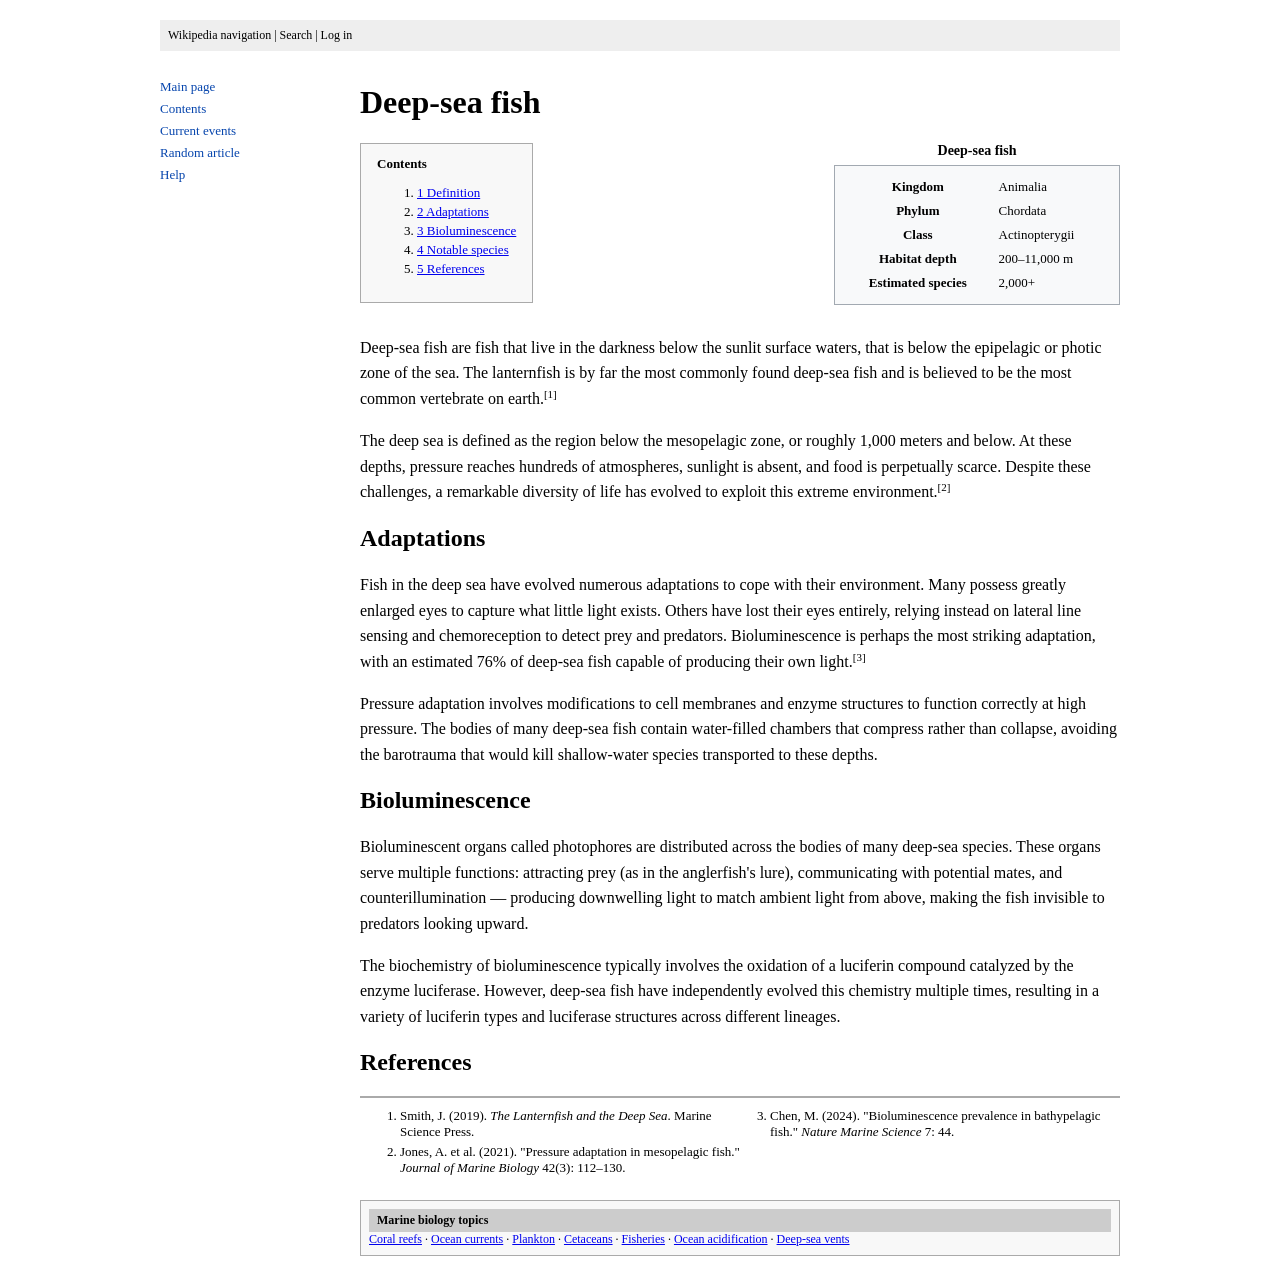
<file: tests/fixtures/wikipedia.html>
<!DOCTYPE html>
<!-- Fixture 1.2: Wikipedia-style article with TOC, infobox, references, navbox -->
<html lang="en">
<head><meta charset="UTF-8"><title>Wikipedia Fixture</title>
<style>
  body { font-family: 'Linux Libertine', Georgia, serif; font-size:16px; max-width:960px; margin:0 auto; padding:20px; }
  #mw-content-text { flex:1; }
  #mw-content-text p { line-height:1.6; margin-bottom:12px; }
  .toc { background:#f8f8f8; border:1px solid #aaa; padding:12px 16px; display:inline-block; margin-bottom:16px; font-size:13px; }
  .toc li { margin:3px 0; }
  .infobox { float:right; clear:right; margin:0 0 16px 24px; background:#f8f9fa; border:1px solid #a2a9b1; padding:8px; font-size:13px; width:22em; }
  .infobox caption { font-weight:bold; font-size:14px; margin-bottom:6px; }
  .infobox td, .infobox th { padding:3px 6px; }
  .reflist { font-size:13px; column-count:2; column-gap:20px; border-top:2px solid #aaa; padding-top:10px; margin-top:16px; }
  .reflist li { margin-bottom:4px; }
  .navbox { background:#f8f8f8; border:1px solid #aaa; padding:8px; font-size:12px; margin-top:24px; }
  .navbox-title { background:#ccc; padding:4px 8px; font-weight:bold; }
  #mw-page-base, #mw-head { background:#eee; padding:8px; font-size:12px; margin-bottom:12px; }
  sup.reference { font-size:11px; }
  .layout { display:flex; gap:20px; }
  #mw-panel { width:180px; flex-shrink:0; font-size:13px; }
  #mw-panel ul { list-style:none; padding:0; }
  #mw-panel li { padding:3px 0; }
  #mw-panel a { text-decoration:none; color:#0645ad; }
</style>
</head>
<body>

<!-- Wikipedia left nav (should be excluded) -->
<div id="mw-head" role="navigation">Wikipedia navigation | Search | Log in</div>

<div class="layout">

  <div id="mw-panel" role="navigation">
    <ul>
      <li><a href="#">Main page</a></li>
      <li><a href="#">Contents</a></li>
      <li><a href="#">Current events</a></li>
      <li><a href="#">Random article</a></li>
      <li><a href="#">Help</a></li>
    </ul>
  </div>

  <div id="mw-content-text" data-expected-block="true">

    <h1>Deep-sea fish</h1>

    <!-- Infobox (should be excluded by TABLE tag rule) -->
    <table class="infobox">
      <caption>Deep-sea fish</caption>
      <tbody>
        <tr><th>Kingdom</th><td>Animalia</td></tr>
        <tr><th>Phylum</th><td>Chordata</td></tr>
        <tr><th>Class</th><td>Actinopterygii</td></tr>
        <tr><th>Habitat depth</th><td>200–11,000 m</td></tr>
        <tr><th>Estimated species</th><td>2,000+</td></tr>
      </tbody>
    </table>

    <!-- TOC (should be excluded by link-density penalty) -->
    <div id="toc" class="toc">
      <strong>Contents</strong>
      <ol>
        <li><a href="#Definition">1 Definition</a></li>
        <li><a href="#Adaptations">2 Adaptations</a></li>
        <li><a href="#Bioluminescence">3 Bioluminescence</a></li>
        <li><a href="#Notable_species">4 Notable species</a></li>
        <li><a href="#References">5 References</a></li>
      </ol>
    </div>

    <!-- Article body (should be extracted) -->
    <p>Deep-sea fish are fish that live in the darkness below the sunlit surface waters, that is below the epipelagic or photic zone of the sea. The lanternfish is by far the most commonly found deep-sea fish and is believed to be the most common vertebrate on earth.<sup class="reference">[1]</sup></p>

    <p>The deep sea is defined as the region below the mesopelagic zone, or roughly 1,000 meters and below. At these depths, pressure reaches hundreds of atmospheres, sunlight is absent, and food is perpetually scarce. Despite these challenges, a remarkable diversity of life has evolved to exploit this extreme environment.<sup class="reference">[2]</sup></p>

    <h2 id="Adaptations">Adaptations</h2>

    <p>Fish in the deep sea have evolved numerous adaptations to cope with their environment. Many possess greatly enlarged eyes to capture what little light exists. Others have lost their eyes entirely, relying instead on lateral line sensing and chemoreception to detect prey and predators. Bioluminescence is perhaps the most striking adaptation, with an estimated 76% of deep-sea fish capable of producing their own light.<sup class="reference">[3]</sup></p>

    <p>Pressure adaptation involves modifications to cell membranes and enzyme structures to function correctly at high pressure. The bodies of many deep-sea fish contain water-filled chambers that compress rather than collapse, avoiding the barotrauma that would kill shallow-water species transported to these depths.</p>

    <h2 id="Bioluminescence">Bioluminescence</h2>

    <p>Bioluminescent organs called photophores are distributed across the bodies of many deep-sea species. These organs serve multiple functions: attracting prey (as in the anglerfish's lure), communicating with potential mates, and counterillumination — producing downwelling light to match ambient light from above, making the fish invisible to predators looking upward.</p>

    <p>The biochemistry of bioluminescence typically involves the oxidation of a luciferin compound catalyzed by the enzyme luciferase. However, deep-sea fish have independently evolved this chemistry multiple times, resulting in a variety of luciferin types and luciferase structures across different lineages.</p>

    <!-- References (should be excluded by reflist class / small font) -->
    <h2 id="References">References</h2>
    <ol class="reflist">
      <li>Smith, J. (2019). <em>The Lanternfish and the Deep Sea</em>. Marine Science Press.</li>
      <li>Jones, A. et al. (2021). "Pressure adaptation in mesopelagic fish." <em>Journal of Marine Biology</em> 42(3): 112–130.</li>
      <li>Chen, M. (2024). "Bioluminescence prevalence in bathypelagic fish." <em>Nature Marine Science</em> 7: 44.</li>
    </ol>

    <!-- Navbox (should be excluded) -->
    <div class="navbox">
      <div class="navbox-title">Marine biology topics</div>
      <a href="#">Coral reefs</a> · <a href="#">Ocean currents</a> · <a href="#">Plankton</a> · <a href="#">Cetaceans</a> · <a href="#">Fisheries</a> · <a href="#">Ocean acidification</a> · <a href="#">Deep-sea vents</a>
    </div>

  </div><!-- #mw-content-text -->

</div><!-- .layout -->

</body>
</html>
</file>
<file: options/options.css>
*, *::before, *::after { box-sizing: border-box; margin: 0; padding: 0; }

body {
  font-family: system-ui, -apple-system, sans-serif;
  font-size: 14px;
  color: #1a1a1a;
  background: #f5f5f5;
  min-height: 100vh;
}

header {
  background: #1565C0;
  color: #fff;
  padding: 16px 32px;
}

header h1 {
  font-size: 20px;
  font-weight: 700;
  letter-spacing: 0.02em;
}

main {
  max-width: 640px;
  margin: 24px auto;
  padding: 0 16px 40px;
}

section {
  background: #fff;
  border-radius: 10px;
  padding: 20px 24px;
  margin-bottom: 18px;
  box-shadow: 0 1px 3px rgba(0,0,0,0.08);
}

section h2 {
  font-size: 14px;
  font-weight: 700;
  text-transform: uppercase;
  letter-spacing: 0.06em;
  color: #1565C0;
  margin-bottom: 16px;
  border-bottom: 2px solid #E3F2FD;
  padding-bottom: 6px;
}

.field {
  margin-bottom: 18px;
}
.field:last-child { margin-bottom: 0; }

.field label {
  display: flex;
  align-items: center;
  gap: 8px;
  margin-bottom: 6px;
  font-weight: 500;
  color: #333;
}

.field.field-row {
  display: flex;
  align-items: center;
  justify-content: space-between;
  margin-bottom: 14px;
}
.field.field-row label { margin-bottom: 0; flex: 1; }

input[type="range"] {
  width: 100%;
  cursor: pointer;
  accent-color: #1565C0;
}

select {
  width: 100%;
  border: 1px solid #ccc;
  border-radius: 6px;
  padding: 7px 10px;
  font-size: 13px;
  background: #fff;
  cursor: pointer;
  margin-top: 2px;
}

input[type="color"] {
  width: 40px;
  height: 32px;
  border: 1px solid #ccc;
  border-radius: 5px;
  cursor: pointer;
  padding: 2px;
}

.value-badge {
  display: inline-block;
  background: #E3F2FD;
  color: #1565C0;
  border-radius: 4px;
  padding: 1px 7px;
  font-size: 12px;
  font-weight: 700;
  min-width: 36px;
  text-align: center;
}

.hint {
  font-size: 12px;
  color: #777;
  margin-top: 5px;
  line-height: 1.4;
}

.checkbox-label {
  display: flex !important;
  align-items: center;
  gap: 8px;
  cursor: pointer;
  font-weight: 400 !important;
}
.checkbox-label input[type="checkbox"] {
  width: 16px;
  height: 16px;
  cursor: pointer;
  accent-color: #1565C0;
}

/* ── Actions ─────────────────────────────────────────────────────────────── */
.actions {
  display: flex;
  gap: 10px;
  margin-top: 8px;
}

.btn {
  padding: 10px 24px;
  border: none;
  border-radius: 7px;
  font-size: 14px;
  font-weight: 600;
  cursor: pointer;
  transition: background 150ms;
}

.btn-primary { background: #1565C0; color: #fff; }
.btn-primary:hover { background: #1976D2; }

.btn-danger { background: #EF5350; color: #fff; }
.btn-danger:hover { background: #E53935; }

.save-msg {
  margin-top: 12px;
  font-size: 13px;
  color: #2e7d32;
  font-weight: 500;
  min-height: 20px;
}

#eyeJumpLines-row.hidden { display: none; }
</file>
<file: popup/popup.css>
*, *::before, *::after { box-sizing: border-box; margin: 0; padding: 0; }

body {
  width: 240px;
  font-family: system-ui, -apple-system, sans-serif;
  font-size: 13px;
  color: #1a1a1a;
  background: #fff;
  padding: 12px;
  user-select: none;
}

.header {
  display: flex;
  align-items: center;
  justify-content: space-between;
  margin-bottom: 10px;
}

.logo {
  font-weight: 700;
  font-size: 14px;
  color: #1565C0;
}

.settings-link {
  cursor: pointer;
  font-size: 16px;
  color: #555;
  text-decoration: none;
}
.settings-link:hover { color: #1565C0; }

/* ── Status row ─────────────────────────────────────────────────────────── */
.status-row {
  display: flex;
  align-items: center;
  gap: 7px;
  margin-bottom: 10px;
  min-height: 22px;
}

.dot {
  width: 9px;
  height: 9px;
  border-radius: 50%;
  flex-shrink: 0;
}
.dot-idle    { background: #bbb; }
.dot-reading { background: #4CAF50; animation: pulse 1.2s infinite; }
.dot-paused  { background: #FF9800; }
.dot-done    { background: #2196F3; }

@keyframes pulse {
  0%, 100% { opacity: 1; }
  50%       { opacity: 0.4; }
}

#status-text { flex: 1; color: #444; }

.progress-text {
  font-size: 11px;
  color: #888;
  white-space: nowrap;
}

/* ── Controls ───────────────────────────────────────────────────────────── */
.controls {
  display: flex;
  gap: 6px;
  margin-bottom: 12px;
}

.btn {
  flex: 1;
  padding: 7px 0;
  border: none;
  border-radius: 6px;
  font-size: 12px;
  font-weight: 600;
  cursor: pointer;
  transition: background 150ms, opacity 150ms;
}
.btn:disabled { opacity: 0.4; cursor: default; }

.btn-primary  { background: #1565C0; color: #fff; }
.btn-primary:not(:disabled):hover { background: #1976D2; }

.btn-secondary { background: #eee; color: #333; }
.btn-secondary:not(:disabled):hover { background: #ddd; }

/* ── Fields ─────────────────────────────────────────────────────────────── */
.field {
  margin-bottom: 10px;
}

.field label {
  display: block;
  margin-bottom: 4px;
  color: #444;
}

.field input[type="range"] {
  width: 100%;
  cursor: pointer;
  accent-color: #1565C0;
}

.field-row {
  display: flex;
  align-items: center;
  justify-content: space-between;
  margin-bottom: 4px;
}

.field-row label { color: #444; }

select {
  border: 1px solid #ccc;
  border-radius: 5px;
  padding: 3px 6px;
  font-size: 12px;
  cursor: pointer;
  background: #fff;
}

.shortcuts-hint {
  margin-top: 10px;
  font-size: 11px;
  color: #999;
  text-align: center;
}

kbd {
  display: inline-block;
  background: #f0f0f0;
  border: 1px solid #ccc;
  border-bottom-width: 2px;
  border-radius: 3px;
  padding: 1px 5px;
  font-size: 10px;
  font-family: system-ui, sans-serif;
  color: #444;
}
</file>
